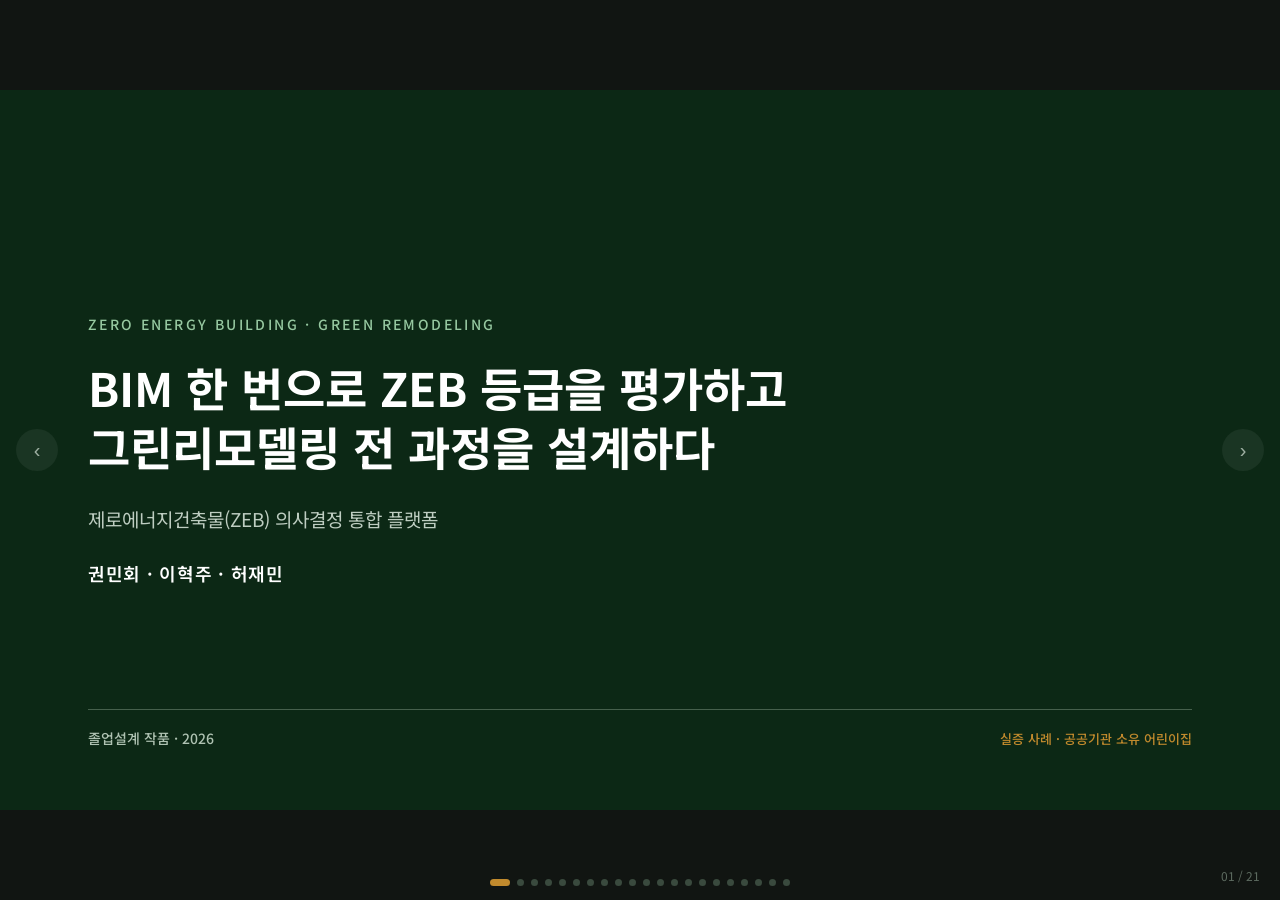
<file: presentation_design/presentation.html>
<!doctype html>
<html lang="ko">
<head>
<meta charset="utf-8">
<meta name="viewport" content="width=device-width, initial-scale=1">
<title>ZEB-ROI · 그린리모델링 의사결정 플랫폼 — 졸업설계 발표</title>
<link rel="preconnect" href="https://fonts.googleapis.com">
<link rel="preconnect" href="https://fonts.gstatic.com" crossorigin>
<link href="https://fonts.googleapis.com/css2?family=Noto+Sans+KR:wght@300;400;500;700;900&display=swap" rel="stylesheet">
<style>
:root{
  --green:#1B5E20; --green-d:#11421C; --green-dk:#0C2815; --green-tint:#EEF3EF;
  --green-soft:#E6F0E8; --gold:#C18A2D; --gold-soft:#F4EFE2;
  --ink:#1A201C; --gray:#5C665F; --gray-l:#9BA39C; --line:#E3E6E2; --white:#fff;
}
*{box-sizing:border-box; margin:0; padding:0}
html,body{height:100%;}
body{
  background:#111512; font-family:'Noto Sans KR',sans-serif;
  overflow:hidden; color:var(--ink);
  -webkit-font-smoothing:antialiased; text-rendering:optimizeLegibility;
}
#viewport{position:fixed; inset:0; display:flex; align-items:center; justify-content:center;}
#stage{width:1280px; height:720px; position:relative; transform-origin:center center;}

.slide{
  position:absolute; inset:0; width:1280px; height:720px; background:var(--white);
  padding:0; display:none; overflow:hidden;
}
.slide.active{display:block;}
.slide .pad{position:absolute; inset:0; padding:62px 88px;}

/* typography */
.eyebrow{font-size:14px; font-weight:700; color:var(--gold); letter-spacing:2px;}
.h1{font-size:31px; font-weight:700; line-height:1.18; color:var(--ink); margin-top:18px; max-width:1050px;}
.lead{font-size:16px; color:var(--gray); line-height:1.55;}
.tnum{font-weight:900;}

/* footer */
.footer{position:absolute; left:88px; right:88px; bottom:30px;}
.footer .rule{border-top:1px solid var(--line); margin-bottom:12px;}
.footer .row{display:flex; justify-content:space-between; font-size:11px; color:var(--gray-l);}
.footer .pg{font-weight:500;}

/* dark slides */
.slide.dark{background:var(--green-dk); color:#fff;}
.slide.dark .h1{color:#fff;}
.slide.dark .eyebrow{color:var(--gold);}

/* tokens / chips */
.token{display:inline-flex; align-items:center; justify-content:center; width:34px; height:34px;
  border-radius:50%; background:var(--green); color:#fff; font-weight:700; font-size:15px; flex:0 0 auto;}
.token.gold{background:var(--gold);}
.token.sm{width:26px; height:26px; font-size:12px;}
.chip{display:inline-flex; align-items:center; padding:6px 14px; border-radius:20px;
  font-size:12.5px; font-weight:500;}

/* generic cards */
.tint{background:var(--green-tint); border-radius:12px;}
.card{background:var(--green-tint); border-radius:12px; padding:22px 24px;}
.grid{display:grid; gap:22px;}

/* agenda */
.agenda{margin-top:30px;}
.agenda .item{display:flex; gap:20px; align-items:flex-start; padding:18px 0; border-bottom:1px solid var(--line);}
.agenda .item:last-child{border-bottom:none;}
.agenda .item h3{font-size:21px; color:var(--ink);}
.agenda .item p{font-size:14.5px; color:var(--gray); margin-top:5px;}

/* timeline */
.timeline{position:relative; margin:100px 30px 0;}
.timeline .track{position:absolute; left:0; right:0; top:10px; height:2px; background:var(--line);}
.timeline .nodes{display:flex; justify-content:space-between; position:relative;}
.timeline .node{text-align:center; width:180px; position:relative;}
.timeline .dot{width:18px; height:18px; border-radius:50%; margin:0 auto; position:relative; z-index:2;}
.timeline .yr{font-weight:700; font-size:18px; margin-top:18px;}
.timeline .nd{font-size:14.5px; color:var(--gray); line-height:1.5; margin-top:10px;}

/* flow zones */
.zones{display:flex; align-items:stretch; gap:0; margin-top:40px;}
.zone{flex:1; background:var(--green-tint); border-radius:12px; padding:24px;}
.zone h4{color:var(--green); font-size:16px; margin-bottom:18px;}
.zone .li{display:flex; gap:12px; align-items:flex-start; margin:13px 0; font-size:14.5px; color:var(--ink);}
.zone .li::before{content:""; width:7px; height:7px; border-radius:50%; background:var(--green); margin-top:7px; flex:0 0 auto;}
.flowarrow{display:flex; align-items:center; padding:0 14px; color:var(--gray-l); font-size:24px;}

/* stat row */
.stats{display:grid; grid-template-columns:repeat(4,1fr); gap:22px; margin-top:30px;}
.stat{background:var(--green-tint); border-radius:10px; padding:26px 24px;}
.stat .v{font-size:31px; font-weight:700; color:var(--green);}
.stat .v.ink{color:var(--ink);} .stat .v.gold{color:var(--gold);}
.stat .l{font-size:14px; color:var(--gray); margin-top:10px;}

/* mode detail */
.mode-head{display:flex; gap:16px; align-items:center; margin-top:6px;}
.mode-cols{display:grid; grid-template-columns:1fr 1fr; gap:38px; margin-top:42px;}
.steps .step{display:flex; gap:16px; margin:24px 0;}
.steps .step .n{flex:0 0 auto; width:26px; height:26px; border-radius:50%; background:var(--green-soft);
  color:var(--green); font-weight:700; font-size:13px; display:flex; align-items:center; justify-content:center;}
.steps .step .tx{font-size:15.5px; color:var(--ink); line-height:1.55;}
.steps .step .tx b{color:var(--ink);}
.feat{background:var(--green-tint); border-radius:12px; padding:24px 24px; margin-bottom:18px;}
.feat h5{font-size:16px; color:var(--ink); margin-bottom:8px; display:flex; align-items:center; gap:8px;}
.feat h5 .dotg{width:8px; height:8px; border-radius:50%; background:var(--gold);}
.feat p{font-size:14.5px; color:var(--gray); line-height:1.55;}

/* mode slide: screenshot left (uncropped) + explanation right */
.modeshot{display:grid; grid-template-columns:1.2fr 1fr; gap:32px; margin-top:22px;}
.shot{position:relative; background:#F4F6F4; border:1px solid var(--line); border-radius:12px; overflow:hidden; height:424px; display:flex; align-items:center; justify-content:center;}
.shot img{position:absolute; inset:0; width:100%; height:100%; object-fit:contain;}
.shot .ph{position:relative; z-index:0; text-align:center; color:var(--gray); font-size:13px; padding:12px; line-height:1.5;}
.shot .ph .fn{font-family:ui-monospace,Consolas,monospace; font-size:11.5px; color:var(--gold); font-weight:700;}
.mexpl .lead2{font-size:15.5px; font-weight:700; color:var(--ink); line-height:1.55; margin-bottom:4px;}
.mexpl .steps .step{margin:15px 0;}
.mexpl .steps .step .tx{font-size:14px; line-height:1.5;}
.mexpl .hl{margin-top:16px; font-size:12.5px; color:var(--gray); background:var(--green-tint); border-radius:9px; padding:13px 15px; line-height:1.6;}
.mexpl .hl b{color:var(--green);}
.mexpl .io{margin-top:16px;}
.io{display:flex; gap:10px; flex-wrap:wrap; margin-top:8px;}
.io .tag{font-size:12px; padding:5px 11px; border-radius:6px; background:#fff; border:1px solid var(--line); color:var(--gray);}

/* problem columns */
.pcols{display:grid; grid-template-columns:repeat(4,1fr); gap:22px; margin-top:40px;}
.pcol{background:var(--green-tint); border-radius:10px; padding:26px; min-height:218px;}
.pcol h4{font-size:20px; margin:18px 0 14px;}
.pcol p{font-size:14.5px; color:var(--gray); line-height:1.6;}

/* problem rows */
.prows{margin-top:26px;}
.prow{display:flex; gap:18px; padding:18px 0; border-bottom:1px solid var(--line);}
.prow:last-child{border-bottom:none;}
.prow h4{font-size:19px; color:var(--ink);}
.prow p{font-size:14.5px; color:var(--gray); margin-top:7px; line-height:1.5;}

/* three pillars */
.pillars{display:grid; grid-template-columns:repeat(3,1fr); gap:30px; margin-top:36px;}
.pillar .no{font-size:30px; font-weight:700; color:var(--gold);}
.pillar .bar{height:3px; background:var(--green); margin:14px 0 16px; width:80%;}
.pillar h4{font-size:22px; margin-bottom:14px;}
.pillar p{font-size:14.5px; color:var(--gray); line-height:1.55;}

/* callout box */
.callout{background:var(--green-tint); border-radius:10px; padding:20px 26px; margin-top:auto;}
.callout.gold{background:var(--gold-soft);}
.callout .k{font-size:13px; font-weight:700; color:var(--green); margin-bottom:8px;}
.callout.gold .k{color:var(--gold);}
.callout p{font-size:15px; color:var(--ink); line-height:1.5;}

/* economics cards */
.eco{display:grid; grid-template-columns:repeat(4,1fr); gap:22px; margin-top:18px;}
.eco .c{background:var(--green-tint); border-radius:10px; padding:22px 22px 24px;}
.eco .c .t{font-size:14px; color:var(--gray); font-weight:500;}
.eco .c .v{font-size:36px; font-weight:700; color:var(--green); margin:12px 0 14px; line-height:1;}
.eco .c .v.ink{color:var(--ink);}
.eco .c .s{font-size:12.5px; color:var(--gray);}

/* before-after */
.ba{display:flex; align-items:center; gap:28px; margin-top:56px;}
.ba .box{flex:1; border-radius:16px; padding:42px 40px;}
.ba .box.now{background:var(--green-tint);}
.ba .box.after{background:var(--green-soft);}
.ba .box .small{font-size:15px; font-weight:500; color:var(--gray); margin-bottom:12px;}
.ba .box.after .small{color:var(--green);}
.ba .box .big{font-size:44px; font-weight:700;}
.ba .box.now .big{color:var(--ink);} .ba .box.after .big{color:var(--green);}
.ba .box .sub{font-size:15px; color:var(--gray); margin-top:30px;}
.ba .box .rate{font-size:40px; font-weight:700; margin-top:8px;}
.ba .box.now .rate{color:var(--gray);} .ba .box.after .rate{color:var(--green);}
.ba .arr{font-size:34px; color:var(--gold);}

/* dark list slides */
.dark .col-list h4{color:var(--gold); font-size:16px; margin-bottom:18px;}
.dark .col-list .li{display:flex; gap:12px; align-items:flex-start; margin:16px 0; font-size:16px; color:#D6E2D8;}
.dark .col-list .li .b{width:8px; height:8px; border-radius:50%; background:#96C8A0; margin-top:7px; flex:0 0 auto;}

/* title slide */
.title-eyebrow{font-size:14px; letter-spacing:2.4px; color:#96C8A0; font-weight:500;}
.title-main{font-size:46px; font-weight:700; color:#fff; line-height:1.28; margin-top:24px;}
.title-sub{font-size:19px; color:#BECDC1; margin-top:30px;}
.title-foot{position:absolute; left:88px; right:88px; bottom:62px; display:flex; justify-content:space-between;
  align-items:center; border-top:1px solid #46604C; padding-top:18px;}
.title-foot .l{font-size:14px; color:#AFC2B2; font-weight:500;}
.title-foot .r{font-size:13px; color:var(--gold); font-weight:500;}

/* grade ladder */
.ladder{display:grid; grid-template-columns:repeat(6,1fr); gap:16px; margin-top:24px;}
.ladder .g{background:var(--green-tint); border-radius:8px; padding:28px 0; text-align:center;}
.ladder .g .gn{font-size:20px; font-weight:700;}
.ladder .g .gv{font-size:16px; color:var(--gray); margin-top:12px;}
.req{display:flex; gap:16px; align-items:center; margin-top:8px;}
.req .b{background:var(--green-tint); border-radius:10px; padding:22px 24px; min-width:210px;}
.req .b .h{font-size:15px; font-weight:700; color:var(--green);}
.req .b .d{font-size:18px; font-weight:500; margin-top:7px;}
.req .op{font-size:16px; font-weight:700; color:var(--gold);}

/* progress + nav */
#dots{position:fixed; bottom:14px; left:50%; transform:translateX(-50%); display:flex; gap:7px; z-index:50;}
#dots .d{width:7px; height:7px; border-radius:50%; background:#3a4a3e; cursor:pointer; transition:.2s;}
#dots .d.on{background:var(--gold); width:20px; border-radius:4px;}
#pageno{position:fixed; bottom:16px; right:20px; color:#5d6b60; font-size:12px; z-index:50; font-variant-numeric:tabular-nums;}
.navbtn{position:fixed; top:50%; transform:translateY(-50%); width:42px; height:42px; border-radius:50%;
  background:rgba(255,255,255,.06); color:#9fb0a3; border:none; font-size:20px; cursor:pointer; z-index:50;
  display:flex; align-items:center; justify-content:center; transition:.2s;}
.navbtn:hover{background:rgba(255,255,255,.14); color:#fff;}
#prev{left:16px;} #next{right:16px;}
/* capture mode (PNG export): hide nav chrome */
body.capture #dots, body.capture #pageno, body.capture .navbtn{display:none!important;}

/* photo slots — drop a file into images/ and it auto-shows over the placeholder */
.photo{position:relative; background:var(--green-tint); border:1.5px dashed var(--gray-l);
  border-radius:12px; overflow:hidden; display:flex; align-items:center; justify-content:center;}
.photo .ph-label{position:relative; z-index:0; text-align:center; color:var(--gray); font-size:13px; line-height:1.5; padding:10px;}
.photo .ph-label .fn{font-family:ui-monospace,Consolas,monospace; font-size:11.5px; color:var(--gold); font-weight:700;}
.photo .ph-label .ic{font-size:22px; display:block; margin-bottom:6px;}
.photo img{position:absolute; inset:0; width:100%; height:100%; object-fit:cover; z-index:1;}

/* app screenshot grid */
.appgrid{display:grid; grid-template-columns:1fr 1fr; grid-template-rows:1fr 1fr; gap:20px; margin-top:24px; height:430px;}
.appgrid .cell{display:flex; flex-direction:column;}
.appgrid .cap{display:flex; align-items:center; gap:9px; font-size:14px; font-weight:700; color:var(--ink); margin-bottom:8px;}
.appgrid .cap .token{width:24px; height:24px; font-size:12px;}
.appgrid .photo{flex:1; background:#F4F6F4; border:1px solid var(--line);}
/* UI 스크린샷은 셀을 꽉 채우되 상단(헤더·핵심 결과) 기준으로 보이도록 */
.appgrid .photo img{object-fit:cover; object-position:top center;}

/* calc detail — score bars + table */
.scorelist{margin-top:22px;}
.scorerow{display:flex; align-items:center; gap:12px; margin:11px 0; font-size:14px;}
.scorerow .nm{width:130px; color:var(--ink); flex:0 0 auto;}
.scorerow .bar{flex:1; height:14px; background:#EAEFEA; border-radius:7px; overflow:hidden;}
.scorerow .bar > i{display:block; height:100%; background:var(--green); border-radius:7px;}
.scorerow .vv{width:54px; text-align:right; color:var(--gray); flex:0 0 auto; font-variant-numeric:tabular-nums;}
.rtable{width:100%; border-collapse:collapse; margin-top:18px;}
.rtable th{font-size:12px; color:var(--gray); font-weight:500; text-align:left; padding:0 0 10px; border-bottom:1px solid var(--line);}
.rtable th.r,.rtable td.r{text-align:right;}
.rtable td{font-size:13.5px; color:var(--ink); padding:10px 0; border-bottom:1px solid var(--line); vertical-align:middle;}
.rtable td.up{color:var(--green); font-weight:700;}
.rtable tr:last-child td{border-bottom:none;}

/* architecture (big frame) */
.arch{display:flex; flex-direction:column; align-items:center; gap:9px; margin-top:22px;}
.arch .row{display:flex; gap:16px; justify-content:center; width:100%;}
.arch .down{color:var(--gray-l); font-size:17px; line-height:1;}
.arch .inp{background:#fff; border:1.5px solid var(--line); border-radius:10px; padding:11px 22px;
  font-size:14.5px; font-weight:500; color:var(--ink);}
.arch .ai{width:100%; background:var(--green-soft); border-radius:12px; padding:14px 24px;
  display:flex; align-items:center; justify-content:space-between;}
.arch .ai .lbl{font-size:15px; font-weight:700; color:var(--green);}
.arch .ai .pills{display:flex; gap:10px;}
.arch .ai .pill{background:#fff; border-radius:8px; padding:7px 13px; font-size:12.5px; color:var(--gray);}
.arch .ai .pill b{color:var(--ink);}
.arch .engines{display:grid; grid-template-columns:repeat(4,1fr); gap:14px; width:100%;}
.arch .eng{background:var(--green-tint); border-radius:10px; padding:14px 8px; text-align:center;
  font-size:13.5px; font-weight:500; color:var(--ink); line-height:1.35;}
.arch .eng .en{display:block; font-size:11px; color:var(--green); font-weight:700; margin-bottom:5px;}
.arch .data{width:100%; background:var(--gold-soft); border-radius:10px; padding:13px 22px;
  display:flex; align-items:center; gap:14px;}
.arch .data .k{font-size:13px; font-weight:700; color:var(--gold); flex:0 0 auto;}
.arch .data .v{font-size:13px; color:var(--ink);}

/* small helpers */
.mt-auto{margin-top:auto;} .flex-col{display:flex; flex-direction:column; height:100%;}
.muted-note{font-size:11.5px; color:var(--gray-l); margin-top:14px;}
.k-italic{color:var(--ink); font-weight:700; font-size:17px;}

@media print{
  *{ -webkit-print-color-adjust:exact !important; print-color-adjust:exact !important; }
  body{overflow:visible; background:#fff;}
  #viewport{position:static;}
  #stage{transform:none!important; width:auto; height:auto;}
  #dots,#pageno,.navbtn{display:none!important;}
  .slide{display:block!important; position:relative; page-break-after:always; box-shadow:none; margin:0; overflow:hidden;}
  .slide:last-child{page-break-after:auto;}
  @page{size:1280px 720px; margin:0;}
}
</style>
</head>
<body>
<div id="viewport"><div id="stage">

<!-- 01 TITLE -->
<section class="slide dark active">
  <div class="pad" style="display:flex; flex-direction:column; justify-content:center;">
    <div class="title-eyebrow">ZERO ENERGY BUILDING · GREEN REMODELING</div>
    <div class="title-main">BIM 한 번으로 ZEB 등급을 평가하고<br>그린리모델링 전 과정을 설계하다</div>
    <div class="title-sub">제로에너지건축물(ZEB) 의사결정 통합 플랫폼</div>
    <div style="font-size:18px; color:#fff; font-weight:600; margin-top:28px; letter-spacing:0.04em;">권민회 · 이혁주 · 허재민</div>
    <div class="title-foot">
      <div class="l">졸업설계 작품 · 2026</div>
      <div class="r">실증 사례 · 공공기관 소유 어린이집</div>
    </div>
  </div>
</section>

<!-- 02 AGENDA -->
<section class="slide">
  <div class="pad">
    <div class="eyebrow">AGENDA</div>
    <div class="h1">발표 순서</div>
    <div class="agenda">
      <div class="item"><span class="token">01</span><div><h3>배경</h3><p>ZEB 의무화와 공공건축 BIM 의무화</p></div></div>
      <div class="item"><span class="token">02</span><div><h3>문제</h3><p>ZEB 의사결정과 현행 제도의 한계</p></div></div>
      <div class="item"><span class="token">03</span><div><h3>제안</h3><p>BIM 기반 통합 의사결정 플랫폼 — 6개 모드</p></div></div>
      <div class="item"><span class="token">04</span><div><h3>실증</h3><p>공공기관 소유 어린이집 검증</p></div></div>
      <div class="item"><span class="token">05</span><div><h3>전망</h3><p>기대효과와 앞으로의 AI 발전방향</p></div></div>
    </div>
  </div>
  <div class="footer"><div class="rule"></div><div class="row"><span><b class="pg">02</b> &nbsp; ZEB-ROI · 그린리모델링 의사결정 플랫폼</span><span></span></div></div>
</section>

<!-- 03 배경 ZEB 로드맵 -->
<section class="slide">
  <div class="pad">
    <div class="eyebrow">01 · 배경</div>
    <div class="h1">건물부문 탄소중립을 위해 ZEB는 공공에서 민간으로 의무화가 확대된다</div>
    <div class="timeline">
      <div class="track"></div>
      <div class="nodes">
        <div class="node"><div class="dot" style="background:var(--green)"></div><div class="yr">2020</div><div class="nd">공공 1,000㎡ 이상<br>ZEB 5등급</div></div>
        <div class="node"><div class="dot" style="background:var(--green)"></div><div class="yr">2023</div><div class="nd">공공 500㎡ 이상 ·<br>공동주택 30세대</div></div>
        <div class="node"><div class="dot" style="background:var(--gold)"></div><div class="yr">2025 · 현재</div><div class="nd">공공 1,000㎡ 이상<br>ZEB 4등급(일부 용도)</div></div>
        <div class="node"><div class="dot" style="background:var(--green)"></div><div class="yr">2030</div><div class="nd">공공 3등급 검토 ·<br>민간 1,000㎡ 설계</div></div>
        <div class="node"><div class="dot" style="background:var(--gold)"></div><div class="yr">2050</div><div class="nd">건물부문<br>탄소중립</div></div>
      </div>
    </div>
    <div class="card" style="margin-top:72px; padding:28px 28px;">
      <div style="font-size:14px; font-weight:700; color:var(--green); margin-bottom:12px;">핵심 시사점</div>
      <div style="font-size:17px; color:var(--ink); line-height:1.55;">의무 등급이 5등급 → 4등급 → 3등급으로 강화되며, 신축뿐 아니라 기존 건축물의 성능 개선(그린리모델링)이 ZEB 달성의 관건이 된다.</div>
    </div>
    <div class="muted-note" style="margin-top:18px;">* 국토교통부 제로에너지건축물 인증 의무화 로드맵 기준 (연도·등급은 정책 변경 가능)</div>
  </div>
  <div class="footer"><div class="rule"></div><div class="row"><span><b class="pg">03</b> &nbsp; ZEB-ROI · 그린리모델링 의사결정 플랫폼</span><span>출처: 국토교통부 제로에너지건축물 인증 의무화 로드맵</span></div></div>
</section>

<!-- 04 배경 BIM -->
<section class="slide">
  <div class="pad">
    <div class="eyebrow">01 · 배경</div>
    <div class="h1">공공 발주 BIM 의무화로, 건물 데이터는 이미 디지털로 쌓이고 있다</div>
    <p class="lead" style="margin-top:14px;">조달청·공공 발주 사업에서 BIM(건물정보모델) 적용이 단계적으로 의무화되며, 설계 단계의 건물 정보가 디지털 객체로 축적되고 있다.</p>
    <div class="mode-cols" style="margin-top:24px; grid-template-columns:1.15fr 1fr;">
      <div>
        <div class="shot" style="height:296px;">
          <div class="ph"><span class="fn">images/bim-model.png</span><br>대상 건물 BIM 3D 모델 (Revit)</div>
          <img src="images/bim-model.png" alt="" onerror="this.remove()">
        </div>
        <div class="callout gold" style="margin-top:18px; padding:18px 22px;">
          <div class="k">그런데</div>
          <p style="font-size:14.5px;">쌓인 BIM 데이터는 대부분 설계·시공 관리에만 쓰이고, 에너지·경제성 의사결정으로는 거의 활용되지 못한다.</p>
        </div>
      </div>
      <div>
        <h4 style="font-size:16px; margin-bottom:10px;">BIM 객체에 이미 담긴 정량 데이터</h4>
        <div class="li" style="margin:10px 0;"><div><div style="font-weight:500; font-size:14.5px;">벽 · 지붕 · 바닥</div><div style="font-size:12.5px; color:var(--gray); margin-top:2px;">단열 적용 면적 / 미적용 면적</div></div></div>
        <div class="li" style="margin:10px 0;"><div><div style="font-weight:500; font-size:14.5px;">창 · 문</div><div style="font-size:12.5px; color:var(--gray); margin-top:2px;">면적 · 사양 · 열관류율</div></div></div>
        <div class="li" style="margin:10px 0;"><div><div style="font-weight:500; font-size:14.5px;">설비 · 신재생</div><div style="font-size:12.5px; color:var(--gray); margin-top:2px;">냉·난방·급탕 용량 · 태양광 용량 → 자립률</div></div></div>
        <div style="margin:12px 0 18px;"><span class="chip" style="background:var(--gold-soft); color:var(--gold); font-weight:700;">→ 진단 입력으로 활용</span></div>
        <div style="border-top:1px solid var(--line); padding-top:16px;">
          <h4 style="font-size:15px; margin-bottom:12px;">BIM 적용 의무화 일정 <span style="font-weight:400; color:var(--gray); font-size:12.5px;">(1,000억원 이상 신규사업)</span></h4>
          <div style="display:flex; align-items:center; gap:8px; font-size:13.5px; color:var(--ink); margin-bottom:12px;">
            <span class="chip" style="background:var(--green-tint); color:var(--green); padding:5px 11px; font-size:12.5px;">도로 ’22</span><span style="color:var(--gray-l);">→</span>
            <span class="chip" style="background:var(--green-tint); color:var(--green); padding:5px 11px; font-size:12.5px;">철도·건축 ’23</span><span style="color:var(--gray-l);">→</span>
            <span class="chip" style="background:var(--green-tint); color:var(--green); padding:5px 11px; font-size:12.5px;">하천·항만 ’24</span>
          </div>
          <div style="font-size:13px; color:var(--gray);">발주규모 단계 확대 — ’22 <b style="color:var(--ink);">1,000억</b> → ’26 <b style="color:var(--ink);">500억</b> → ’28 <b style="color:var(--ink);">300억</b> 이상</div>
        </div>
      </div>
    </div>
  </div>
  <div class="footer"><div class="rule"></div><div class="row"><span><b class="pg">04</b> &nbsp; ZEB-ROI · 그린리모델링 의사결정 플랫폼</span><span>출처: 국토교통부 스마트 건설 활성화 방안 · 조달청 BIM 적용 의무화 지침</span></div></div>
</section>

<!-- 05 배경 GAP -->
<section class="slide">
  <div class="pad" style="display:flex; flex-direction:column;">
    <div class="eyebrow">01 · 배경</div>
    <div class="h1">두 의무화가 만나는 지점에 '의사결정 도구'가 비어 있다</div>
    <p class="lead" style="margin-top:16px; font-size:17px;">ZEB는 결과(등급)를 요구하고, BIM은 데이터(입력)를 제공한다 — 그 사이를 잇는 통합 판단 도구가 없다.</p>
    <div style="display:flex; align-items:center; justify-content:center; gap:48px; margin-top:64px;">
      <div class="card" style="width:340px; text-align:center; padding:36px 28px;">
        <div style="font-size:34px;">☀️</div>
        <div style="font-size:23px; font-weight:700; color:var(--green); margin-top:12px;">ZEB 의무화</div>
        <div style="font-size:14.5px; color:var(--gray); margin-top:12px; line-height:1.55;">정해진 ZEB <b style="color:var(--ink);">등급(결과)</b>을 달성해야 한다</div>
        <div style="font-size:12.5px; color:var(--gold); font-weight:700; margin-top:12px;">2020년 공공부터 · 5→4→3등급 강화</div>
      </div>
      <div style="text-align:center;">
        <div style="width:184px; height:184px; border:2px solid var(--gold); border-radius:50%; display:flex; flex-direction:column; align-items:center; justify-content:center;">
          <div style="font-size:20px; font-weight:700; color:var(--ink);">의사결정</div>
          <div style="font-size:20px; font-weight:700; color:var(--gold);">도구 부재</div>
        </div>
      </div>
      <div class="card" style="width:340px; text-align:center; padding:36px 28px;">
        <div style="font-size:34px;">🏢</div>
        <div style="font-size:23px; font-weight:700; color:var(--green); margin-top:12px;">BIM 의무화</div>
        <div style="font-size:14.5px; color:var(--gray); margin-top:12px; line-height:1.55;">건물 <b style="color:var(--ink);">데이터(입력)</b>가 디지털로 쌓인다</div>
        <div style="font-size:12.5px; color:var(--gold); font-weight:700; margin-top:12px;">2022년 공공 발주부터 단계 의무화</div>
      </div>
    </div>
    <div style="text-align:center; margin-top:54px;">
      <span class="k-italic" style="font-size:19px;">두 의무화가 같은 건물에서 만나지만 — BIM 데이터로 ZEB 등급·비용·회수를 한 번에 판단할 도구는 비어 있다.</span>
    </div>
  </div>
  <div class="footer"><div class="rule"></div><div class="row"><span><b class="pg">05</b> &nbsp; ZEB-ROI · 그린리모델링 의사결정 플랫폼</span><span></span></div></div>
</section>

<!-- 06 문제 4분야 -->
<section class="slide">
  <div class="pad" style="display:flex; flex-direction:column;">
    <div class="eyebrow">02 · 문제</div>
    <div class="h1">ZEB 의사결정은 4개 분야로 쪼개져 수일~수주가 걸린다</div>
    <div class="pcols">
      <div class="pcol"><span class="token">01</span><h4>건축사</h4><p>11개 기술요소<br>진단표 수기 작성</p></div>
      <div class="pcol"><span class="token">02</span><h4>설비기사</h4><p>에너지 성능 ·<br>자립률 계산</p></div>
      <div class="pcol"><span class="token">03</span><h4>세무사</h4><p>보조금 · 취득세 ·<br>용적률 검토</p></div>
      <div class="pcol"><span class="token">04</span><h4>시공사</h4><p>항목별 견적<br>(수일~수주)</p></div>
    </div>
    <div style="text-align:center; font-size:17px; font-weight:700; color:var(--ink); margin-top:34px;">분야별로 따로 계산 → 통합이 없어 사업 판단이 지연되고, 경제성 근거가 부족하다</div>
    <div class="callout gold" style="margin-top:30px; padding:22px 26px;">
      <div class="k">인식의 벽</div>
      <p style="font-size:16px;">"그린리모델링은 회수기간이 30~50년"이라는 통념이 ZEB 사업 판단을 가로막는다.</p>
    </div>
  </div>
  <div class="footer"><div class="rule"></div><div class="row"><span><b class="pg">06</b> &nbsp; ZEB-ROI · 그린리모델링 의사결정 플랫폼</span><span></span></div></div>
</section>

<!-- 07 문제 수기 -->
<section class="slide">
  <div class="pad" style="display:flex; flex-direction:column;">
    <div class="eyebrow">02 · 문제</div>
    <div class="h1">신청은 수기, 정보는 흩어져 있어 사업 판단 자체가 어렵다</div>
    <div class="prows">
      <div class="prow"><span class="token">01</span><div><h4>서류·수기 중심의 신청 절차</h4><p>그린리모델링·ZEB 인증 신청이 복잡한 서식 중심이라 진입장벽이 높다</p></div></div>
      <div class="prow"><span class="token">02</span><div><h4>흩어진 인센티브 정보</h4><p>보조금·취득세·용적률 완화 근거가 여러 법·고시에 분산돼 파악이 어렵다</p></div></div>
      <div class="prow"><span class="token">03</span><div><h4>통합 산정 기준의 부재</h4><p>비용·보조금·ZEB 등급을 한 번에 산정할 표준 도구가 제도적으로 없다</p></div></div>
    </div>
    <div class="callout gold" style="margin-top:30px;">
      <div class="k">결과</div>
      <p>ZEB 사업의 진입장벽이 높아지고, 등급·비용·회수를 통합 판단할 객관적 근거가 부족하다.</p>
    </div>
  </div>
  <div class="footer"><div class="rule"></div><div class="row"><span><b class="pg">07</b> &nbsp; ZEB-ROI · 그린리모델링 의사결정 플랫폼</span><span>출처: 04 녹색건축법 · 05 지방세특례제한법 · 01 그린리모델링 가이드라인</span></div></div>
</section>

<!-- 08 개선방향 -->
<section class="slide">
  <div class="pad" style="display:flex; flex-direction:column;">
    <div class="eyebrow">02 · 문제 → 개선</div>
    <div class="h1">통합·자동화·근거기반으로 의사결정을 한 자리에 모은다</div>
    <div class="pillars" style="margin-top:58px; gap:34px;">
      <div class="pillar"><div class="no" style="font-size:36px;">01</div><div class="bar" style="height:4px; margin:20px 0 22px;"></div><h4 style="font-size:25px; margin-bottom:18px;">통합</h4><p style="font-size:16.5px; line-height:1.7;">BIM 단일 입력으로 진단부터 경제성까지 하나의 흐름으로 이어 붙인다.</p></div>
      <div class="pillar"><div class="no" style="font-size:36px;">02</div><div class="bar" style="height:4px; margin:20px 0 22px;"></div><h4 style="font-size:25px; margin-bottom:18px;">자동화</h4><p style="font-size:16.5px; line-height:1.7;">자연어·BIM에서 입력 조건을 자동 추출해 수일 걸리던 산정을 즉시 처리한다.</p></div>
      <div class="pillar"><div class="no" style="font-size:36px;">03</div><div class="bar" style="height:4px; margin:20px 0 22px;"></div><h4 style="font-size:25px; margin-bottom:18px;">근거기반</h4><p style="font-size:16.5px; line-height:1.7;">단가DB·법령 원문을 인용해 결과의 신뢰성과 사업 근거를 확보한다.</p></div>
    </div>
    <div class="callout" style="margin-top:64px; padding:24px 28px;">
      <div class="k">개선 방향 한 줄</div>
      <p style="font-size:16px;">분야별로 흩어진 ZEB 의사결정을, BIM 한 번으로 통합·자동화·근거기반화한다.</p>
    </div>
  </div>
  <div class="footer"><div class="rule"></div><div class="row"><span><b class="pg">08</b> &nbsp; ZEB-ROI · 그린리모델링 의사결정 플랫폼</span><span></span></div></div>
</section>

<!-- 09 제안 DIVIDER -->
<section class="slide dark">
  <div class="pad" style="display:flex; flex-direction:column; justify-content:center;">
    <div class="eyebrow">03 · 제안</div>
    <div style="font-size:30px; font-weight:300; color:#BECDC1; margin-top:22px;">BIM 한 번으로</div>
    <div style="font-size:40px; font-weight:700; color:#fff; line-height:1.32; margin-top:8px;">
      ZEB 등급을 평가하고,<br>그 등급에 도달하는 그린리모델링<br>전 과정을 자동으로 산출한다
    </div>
    <div style="margin-top:36px;">
      <span class="chip" style="background:#1E4226; color:#B4DCB9;">그린리모델링 · 사업 · 비용 · 신청</span>
      <span class="chip" style="background:#463718; color:#E1C88C; margin-left:14px;">ZEB · 등급 · 에너지 성능</span>
    </div>
    <div style="font-size:16px; color:#B4C3B8; margin-top:34px;">하나의 입력으로 ZEB(등급)와 그린리모델링(사업)을 분리해 명확히 다룬다.</div>
  </div>
</section>

<!-- 10 큰 프레임 — 아키텍처 -->
<section class="slide">
  <div class="pad">
    <div class="eyebrow">03 · 제안 · 큰 프레임</div>
    <div class="h1">BIM 입력 하나가 4개 엔진을 거쳐 진단·경제성·정책·신청으로 이어진다</div>
    <div class="arch">
      <div class="row">
        <div class="inp">Revit / Dynamo BIM (JSON)</div>
        <div class="inp">자연어 질문 · 조건</div>
      </div>
      <div class="down">↓</div>
      <div class="ai">
        <div class="lbl">AI 오케스트레이션 · LLM</div>
        <div class="pills">
          <div class="pill"><b>Function Calling</b> — 조건 추출·도구 호출</div>
          <div class="pill"><b>RAG</b> — 근거 검색·인용</div>
        </div>
      </div>
      <div class="down">↓</div>
      <div class="engines">
        <div class="eng"><span class="en">엔진 01</span>BIM 진단 ·<br>ZEB 등급 평가</div>
        <div class="eng"><span class="en">엔진 02</span>ROI 경제성<br>산정</div>
        <div class="eng"><span class="en">엔진 03</span>정책 RAG<br>검색</div>
        <div class="eng"><span class="en">엔진 04</span>사업 신청서<br>생성</div>
      </div>
      <div class="data">
        <div class="k">데이터 자산</div>
        <div class="v">조달청 단가DB 442자재 · 간접공사비 매트릭스 · 11개 법령·고시·공고 원문 · 06 에너지절약설계기준 별표1(지역별 열관류율)</div>
      </div>
    </div>
    <div class="callout" style="margin-top:18px;">
      <div class="k">핵심 설계 원칙</div>
      <p>계산·판정은 <b>결정론적 엔진</b>이, 언어(입력 해석·결과 설명)만 <b>LLM</b>이 맡는다 — 모든 수치는 공개 데이터·법령에 근거하므로 <b>환각 없는 의사결정</b>이 가능하다.</p>
    </div>
  </div>
  <div class="footer"><div class="rule"></div><div class="row"><span><b class="pg">10</b> &nbsp; ZEB-ROI · 그린리모델링 의사결정 플랫폼</span><span>출처: 그린리모델링 가이드라인 · 조달청 단가DB · ZEB 인증기준 고시</span></div></div>
</section>

<!-- 11 6개 모드 개요 -->
<section class="slide">
  <div class="pad">
    <div class="eyebrow">03 · 제안</div>
    <div class="h1">하나의 플랫폼이 6개 모드로 진단·경제성·정책·신청·근거를 다룬다</div>
    <div class="grid" style="grid-template-columns:1fr 1fr; gap:26px; margin-top:40px;">
      <div class="card" style="display:flex; gap:18px; align-items:center; min-height:158px;"><span class="token" style="width:40px;height:40px;font-size:17px;">01</span><div><div style="font-weight:700; font-size:20px; display:flex; align-items:center; gap:10px;">🏢 BIM 진단 + ZEB 등급 평가 <span class="chip" style="background:var(--gold); color:#fff; font-size:11px; padding:3px 10px;">핵심</span></div><p style="font-size:15px; color:var(--gray); margin-top:12px; line-height:1.5;">BIM 업로드 → 11개 기술요소 진단 → ZEB 인증 등급 자동 산정</p></div></div>
      <div class="card" style="display:flex; gap:18px; align-items:center; min-height:158px;"><span class="token" style="width:40px;height:40px;font-size:17px;">02</span><div><div style="font-weight:700; font-size:20px;">💰 ROI 시뮬레이션</div><p style="font-size:15px; color:var(--gray); margin-top:12px; line-height:1.5;">자연어 조건 → 공사비·보조금·회수기간 즉시 계산</p></div></div>
      <div class="card" style="display:flex; gap:18px; align-items:center; min-height:158px;"><span class="token" style="width:40px;height:40px;font-size:17px;">03</span><div><div style="font-weight:700; font-size:20px;">💬 정책 Q&A</div><p style="font-size:15px; color:var(--gray); margin-top:12px; line-height:1.5;">11개 법령·고시·공고 원문에서 근거 조항을 인용해 답변</p></div></div>
      <div class="card" style="display:flex; gap:18px; align-items:center; min-height:158px;"><span class="token" style="width:40px;height:40px;font-size:17px;">04</span><div><div style="font-weight:700; font-size:20px;">📝 사업 신청 인테이크</div><p style="font-size:15px; color:var(--gray); margin-top:12px; line-height:1.5;">대화로 정보를 모아 사업 신청서 초안을 자동 생성</p></div></div>
    </div>
    <div style="text-align:center; font-size:15px; color:var(--gray); margin-top:34px;">다음 4장에서 각 모드의 동작 방식과 핵심 기능을 살펴본다.</div>
  </div>
  <div class="footer"><div class="rule"></div><div class="row"><span><b class="pg">11</b> &nbsp; ZEB-ROI · 그린리모델링 의사결정 플랫폼</span><span></span></div></div>
</section>

<!-- 12 MODE 1 — BIM 진단 -->
<section class="slide">
  <div class="pad">
    <div class="eyebrow">03 · 제안 · MODE 01</div>
    <div class="mode-head"><span class="token" style="width:40px;height:40px;">01</span><div class="h1" style="margin-top:0;">🏢 BIM 진단 + ZEB 등급 평가 — 플랫폼의 핵심 엔진</div></div>
    <div class="modeshot">
      <div class="shot">
        <div class="ph"><span class="fn">images/app-bim.jpg</span><br>BIM 진단 + ZEB 평가 화면</div>
        <img src="images/app-bim.jpg" alt="" onerror="this.remove()">
      </div>
      <div class="mexpl">
        <div class="lead2">BIM 한 번 업로드로 ZEB 인증 등급과 보강 계획을 동시에 산출한다.</div>
        <div class="steps">
          <div class="step"><span class="n">1</span><div class="tx">Dynamo/Revit 추출 <b>BIM JSON 업로드</b> (또는 데모 3종)</div></div>
          <div class="step"><span class="n">2</span><div class="tx">객체를 <b>11개 GR 기술요소로 자동 매핑</b></div></div>
          <div class="step"><span class="n">3</span><div class="tx"><b>두 잣대로 동시 채점</b> — 정량평가 100점(A+~D) + ZEB 인증 등급</div></div>
          <div class="step"><span class="n">4</span><div class="tx">06 별표1 <b>지역별 열관류율 적합성</b> 자동 판정</div></div>
        </div>
        <div class="hl"><b>핵심 기능</b> · 진단 / ROI 보강계획 / 최적화 3개 탭 · 100점 항목별 분해 · PDF 진단 리포트</div>
        <div class="io"><span class="tag">입력 · Revit/Dynamo JSON</span><span class="tag">출력 · 점수·ZEB등급·PDF</span></div>
      </div>
    </div>
  </div>
  <div class="footer"><div class="rule"></div><div class="row"><span><b class="pg">12</b> &nbsp; ZEB-ROI · 그린리모델링 의사결정 플랫폼</span><span>엔진: core.bim_diagnoser + core.zeb_evaluator · 01 정량평가표 · 06 별표1</span></div></div>
</section>

<!-- 13 MODE 2 — ROI -->
<section class="slide">
  <div class="pad">
    <div class="eyebrow">03 · 제안 · MODE 02</div>
    <div class="mode-head"><span class="token" style="width:40px;height:40px;">02</span><div class="h1" style="margin-top:0;">💰 ROI 시뮬레이션 — 자연어 한 문장으로 경제성을 산정</div></div>
    <div class="modeshot">
      <div class="shot">
        <div class="ph"><span class="fn">images/app-roi.jpg</span><br>ROI 시뮬레이션 결과 화면</div>
        <img src="images/app-roi.jpg" alt="" onerror="this.remove()">
      </div>
      <div class="mexpl">
        <div class="lead2">자연어 한 문장이면 공사비·보조금·회수기간이 근거와 함께 나온다.</div>
        <div class="steps">
          <div class="step"><span class="n">1</span><div class="tx">"연면적 1,251㎡ 어린이집, ZEB 5등급…"처럼 <b>자연어 입력</b></div></div>
          <div class="step"><span class="n">2</span><div class="tx"><b>Function Calling이 면적·등급·보강 항목 추출</b>해 도구 호출</div></div>
          <div class="step"><span class="n">3</span><div class="tx">단가DB(442자재)×시공보정 → <b>Max Cost</b>, 보조율 50/70% → <b>자부담</b></div></div>
          <div class="step"><span class="n">4</span><div class="tx"><b>NPV·IRR·B–C·할인회수</b>까지 자연어로 설명</div></div>
        </div>
        <div class="hl"><b>핵심 기능</b> · 5개 근거 통합(단가DB·간접비·보조금·용적률·취득세) · 재무+인센티브 동시 산정</div>
        <div class="io"><span class="tag">입력 · 자연어</span><span class="tag">출력 · Max Cost·보조금·NPV·IRR</span></div>
      </div>
    </div>
  </div>
  <div class="footer"><div class="rule"></div><div class="row"><span><b class="pg">13</b> &nbsp; ZEB-ROI · 그린리모델링 의사결정 플랫폼</span><span>엔진: core.roi_calculator · 04 녹색건축법 · 05 지방세특례 · Function Calling</span></div></div>
</section>

<!-- 14 MODE 3 — 정책 Q&A -->
<section class="slide">
  <div class="pad">
    <div class="eyebrow">03 · 제안 · MODE 03</div>
    <div class="mode-head"><span class="token" style="width:40px;height:40px;">03</span><div class="h1" style="margin-top:0;">💬 정책 Q&A — 법·고시 원문에서 근거 조항을 인용</div></div>
    <div class="modeshot">
      <div class="shot">
        <div class="ph"><span class="fn">images/app-rag.jpg</span><br>정책 Q&A 답변 + 출처 화면</div>
        <img src="images/app-rag.jpg" alt="" onerror="this.remove()">
      </div>
      <div class="mexpl">
        <div class="lead2">11개 법령·고시·공고 원문에서 근거 조항을 찾아 인용 — 환각 없이 답한다.</div>
        <div class="steps">
          <div class="step"><span class="n">1</span><div class="tx">"녹색건축물 용적률 완화 기준은?"처럼 <b>자연어 질문</b></div></div>
          <div class="step"><span class="n">2</span><div class="tx">11개 법령·고시·공고 색인(<b>874개 청크</b>)에서 관련 조항 검색</div></div>
          <div class="step"><span class="n">3</span><div class="tx">찾은 조항을 <b>근거로 인용해 답변</b> — 없으면 지어내지 않음</div></div>
          <div class="step"><span class="n">4</span><div class="tx">파일·페이지·스니펫·유사도를 <b>출처 카드로 제시</b></div></div>
        </div>
        <div class="hl"><b>핵심 기능</b> · 11개 법령·고시·공고 원문 색인(874청크) · 임베더 없는 경량 검색(무료 1GB 안정) · 한국어 조사에 강함</div>
        <div class="io"><span class="tag">입력 · 정책 질문</span><span class="tag">출력 · 답변 + 근거 출처</span></div>
      </div>
    </div>
  </div>
  <div class="footer"><div class="rule"></div><div class="row"><span><b class="pg">14</b> &nbsp; ZEB-ROI · 그린리모델링 의사결정 플랫폼</span><span>엔진: core.rag_retriever (KeywordRetriever) · ChromaDB 874청크</span></div></div>
</section>

<!-- 15 MODE 4 — 인테이크 -->
<section class="slide">
  <div class="pad">
    <div class="eyebrow">03 · 제안 · MODE 04</div>
    <div class="mode-head"><span class="token" style="width:40px;height:40px;">04</span><div class="h1" style="margin-top:0;">📝 사업 신청 인테이크 — 대화로 신청서 초안을 완성</div></div>
    <div class="modeshot">
      <div class="shot">
        <div class="ph"><span class="fn">images/app-intake.jpg</span><br>인테이크 대화·진행률 화면</div>
        <img src="images/app-intake.jpg" alt="" onerror="this.remove()">
      </div>
      <div class="mexpl">
        <div class="lead2">복잡한 신청 서식을 대화로 대체해, 빈칸을 채우면 초안이 완성된다.</div>
        <div class="steps">
          <div class="step"><span class="n">1</span><div class="tx">챗봇이 <b>4개 섹션(기관·건축물·사업·기술요소)</b>을 대화로 수집</div></div>
          <div class="step"><span class="n">2</span><div class="tx">답변에서 <b>필드 자동 추출·검증·저장</b> (update_application)</div></div>
          <div class="step"><span class="n">3</span><div class="tx">빠진 <b>필수 항목은 다음 질문을 자동 추천</b></div></div>
          <div class="step"><span class="n">4</span><div class="tx">필수 충족 시 <b>마크다운 신청서 초안 자동 생성</b></div></div>
        </div>
        <div class="hl"><b>핵심 기능</b> · 4개 섹션 스키마 · 진행률·실시간 미리보기 · 서식 진입장벽 해소</div>
        <div class="io"><span class="tag">입력 · 단계별 대화</span><span class="tag">출력 · 신청서 초안 (.md)</span></div>
      </div>
    </div>
  </div>
  <div class="footer"><div class="rule"></div><div class="row"><span><b class="pg">15</b> &nbsp; ZEB-ROI · 그린리모델링 의사결정 플랫폼</span><span>엔진: core.intake_tools (IntakeSession) · core.intake_schema</span></div></div>
</section>

<!-- 17 핵심 방법론 ZEB 인증 -->
<section class="slide">
  <div class="pad">
    <div class="eyebrow">03 · 핵심 방법론</div>
    <div class="h1">ZEB 인증은 자립률 또는 1차에너지소요량, 그리고 BEMS로 결정된다</div>
    <div class="req" style="margin-top:46px;">
      <div class="b"><div class="h">제1호</div><div class="d">에너지 자립률</div></div>
      <div class="op">OR</div>
      <div class="b"><div class="h">제2호</div><div class="d">1차에너지소요량</div></div>
      <div class="op">AND</div>
      <div class="b"><div class="h">제3호</div><div class="d">BEMS 설치</div></div>
      <div class="flowarrow">→</div>
      <div style="font-size:18px; font-weight:700;">인증 등급</div>
    </div>
    <div style="font-size:17px; font-weight:700; color:var(--ink); margin-top:52px;">ZEB 등급 — 에너지 자립률 기준(제1호)</div>
    <div class="ladder">
      <div class="g"><div class="gn" style="color:var(--green)">+등급</div><div class="gv">120%</div></div>
      <div class="g"><div class="gn" style="color:var(--green)">1등급</div><div class="gv">100%</div></div>
      <div class="g"><div class="gn" style="color:var(--green)">2등급</div><div class="gv">80%</div></div>
      <div class="g"><div class="gn" style="color:var(--gold)">3등급</div><div class="gv">60%</div></div>
      <div class="g"><div class="gn" style="color:var(--gold)">4등급</div><div class="gv">40%</div></div>
      <div class="g"><div class="gn" style="color:var(--gold)">5등급</div><div class="gv">20%</div></div>
    </div>
    <div style="font-size:13.5px; color:var(--gray); margin-top:24px;">전력 1차에너지 환산계수 × 2.75 적용 · 인증등급은 제1·2호 중 상위 등급으로 산정</div>
  </div>
  <div class="footer"><div class="rule"></div><div class="row"><span><b class="pg">16</b> &nbsp; ZEB-ROI · 그린리모델링 의사결정 플랫폼</span><span>출처: 03 ZEB 인증기준 고시 · 건축물 에너지효율등급 기준</span></div></div>
</section>

<!-- 실증 대상 건물 소개 -->
<section class="slide">
  <div class="pad">
    <div class="eyebrow">04 · 실증 사례</div>
    <div class="h1">검증 사례 — 공공기관 소유 어린이집</div>
    <div style="display:grid; grid-template-columns:1.05fr 1fr; gap:38px; margin-top:30px;">
      <div class="photo" style="height:446px;">
        <div class="ph-label"><span class="ic">📐</span><span class="fn">images/bim-model.png</span><br>대상 건물 BIM 모델 (Revit)</div>
        <img src="images/bim-model.png" alt="" onerror="this.remove()">
      </div>
      <div>
        <div style="display:grid; grid-template-columns:1fr 1fr; gap:16px;">
          <div class="stat" style="padding:22px 22px;"><div class="v" style="font-size:28px;">1,251㎡</div><div class="l" style="margin-top:8px;">연면적</div></div>
          <div class="stat" style="padding:22px 22px;"><div class="v" style="font-size:28px;">2014년</div><div class="l" style="margin-top:8px;">사용승인</div></div>
          <div class="stat" style="padding:22px 22px;"><div class="v" style="font-size:28px;">어린이집</div><div class="l" style="margin-top:8px;">건물 용도</div></div>
          <div class="stat" style="padding:22px 22px;"><div class="v" style="font-size:28px;">중부2</div><div class="l" style="margin-top:8px;">기후대</div></div>
        </div>
        <h4 style="font-size:16px; margin:28px 0 16px;">왜 이 사례인가</h4>
        <div style="display:flex; gap:12px; align-items:center; margin:16px 0; font-size:16px;"><span style="width:8px;height:8px;border-radius:50%;background:var(--gold);flex:0 0 auto;"></span>보강 잠재력이 큰 노후 공공건축물</div>
        <div style="display:flex; gap:12px; align-items:center; margin:16px 0; font-size:16px;"><span style="width:8px;height:8px;border-radius:50%;background:var(--gold);flex:0 0 auto;"></span>실측 BIM 기반 검증 케이스</div>
        <div style="display:flex; gap:12px; align-items:center; margin:16px 0; font-size:16px;"><span style="width:8px;height:8px;border-radius:50%;background:var(--gold);flex:0 0 auto;"></span>일부만 보강된 상태 — 외피·설비 여지가 큼</div>
      </div>
    </div>
  </div>
  <div class="footer"><div class="rule"></div><div class="row"><span><b class="pg">18</b> &nbsp; ZEB-ROI · 그린리모델링 의사결정 플랫폼</span><span>출처: 공공기관 소유 어린이집 BIM · 현장 데이터</span></div></div>
</section>

<!-- 실증 진단 결과 + 보강 우선순위 (실제 계산) -->
<section class="slide">
  <div class="pad">
    <div class="eyebrow">04 · 실증 사례</div>
    <div class="h1">진단 결과 100점 중 25점(D) — 보강 우선순위를 비용 효율순으로 산출한다</div>
    <div style="display:grid; grid-template-columns:0.92fr 1.08fr; gap:40px; margin-top:24px;">
      <div>
        <h4 style="font-size:15px; margin-bottom:6px;">현재 진단 점수 <span style="color:var(--gray); font-weight:400;">(100점 만점)</span></h4>
        <div class="scorelist">
          <div class="scorerow"><span class="nm">외피 단열</span><span class="bar"><i style="width:35%"></i></span><span class="vv">7 / 20</span></div>
          <div class="scorerow"><span class="nm">창호 · 일사</span><span class="bar"><i style="width:0%"></i></span><span class="vv">0 / 16</span></div>
          <div class="scorerow"><span class="nm">냉난방 · 급탕</span><span class="bar"><i style="width:0%"></i></span><span class="vv">0 / 15</span></div>
          <div class="scorerow"><span class="nm">신재생 · 환기</span><span class="bar"><i style="width:50%"></i></span><span class="vv">5 / 10</span></div>
          <div class="scorerow"><span class="nm">에너지절감</span><span class="bar"><i style="width:60%"></i></span><span class="vv">6 / 10</span></div>
          <div class="scorerow"><span class="nm">사업여건</span><span class="bar"><i style="width:35%"></i></span><span class="vv">7 / 20</span></div>
        </div>
        <div class="callout gold" style="margin-top:16px; padding:14px 20px;">
          <p style="font-size:14px;"><b>합계 25점 · D등급</b> — ZEB 인증 미달 (1차E 소요량 166.7)</p>
        </div>
      </div>
      <div>
        <h4 style="font-size:15px; margin-bottom:4px;">보강 우선순위 <span style="color:var(--gray); font-weight:400;">(비용 효율순 · 엔진 산출)</span></h4>
        <table class="rtable">
          <tr><th>기술요소</th><th class="r">Max Cost</th><th class="r">점수상승</th></tr>
          <tr><td>고효율 EHP 23대 교체</td><td class="r">0.97억</td><td class="r up">+10</td></tr>
          <tr><td>태양광 +13.8kW (자립률 20% 도달)</td><td class="r">0.29억</td><td class="r up">+3</td></tr>
          <tr><td>폐열회수환기 ERV 5대</td><td class="r">0.35억</td><td class="r up">+2</td></tr>
          <tr><td>고효율 LED 439개</td><td class="r">0.31억</td><td class="r up">+2</td></tr>
          <tr><td>BEMS · 원격검침 1식</td><td class="r">0.42억</td><td class="r up">+2</td></tr>
          <tr><td>외피 단열 (창호·외벽·지붕·문)</td><td class="r" style="color:var(--gray);">ROI서 정밀산정</td><td class="r up">+26</td></tr>
        </table>
        <div style="font-size:12px; color:var(--gray-l); margin-top:10px;">효율 = 점수상승 ÷ 비용 기준 정렬. 외피 비용은 Mode 02 ROI 시뮬레이션에서 정밀 산정.</div>
      </div>
    </div>
    <div class="callout" style="margin-top:18px; padding:14px 22px;">
      <p><b>11개 요소 전체 보강 시 25점 → 75점(A등급)</b>, ZEB 인증은 미달 → <b>ZEB 4등급</b>(1차E 소요량 166.7 → 66.0, 제2호 기준 90 미만)으로 도약한다. 대상 건물은 태양광이 없어 자립률은 0%다.</p>
    </div>
  </div>
  <div class="footer"><div class="rule"></div><div class="row"><span><b class="pg">19</b> &nbsp; ZEB-ROI · 그린리모델링 의사결정 플랫폼</span><span>산정: core.bim_diagnoser · 대상 건물 BIM 샘플</span></div></div>
</section>

<!-- 18 실증 미달→4등급 -->
<section class="slide">
  <div class="pad" style="display:flex; flex-direction:column;">
    <div class="eyebrow">04 · 실증 사례</div>
    <div class="h1">전체 보강 시 대상 건물은 인증 미달에서 ZEB 4등급으로 도약한다</div>
    <div class="ba">
      <div class="box now">
        <div class="small">현재</div>
        <div class="big">인증 미달</div>
        <div class="sub">1차에너지소요량 (kWh/㎡·년)</div>
        <div class="rate">166.7</div>
      </div>
      <div class="arr">→</div>
      <div class="box after">
        <div class="small">권장 전체 보강 후</div>
        <div class="big">ZEB 4등급</div>
        <div class="sub">1차에너지소요량 &nbsp;·&nbsp; <span style="color:var(--gold); font-weight:500;">기준 90 미만 충족 ✓</span></div>
        <div class="rate">66.0</div>
      </div>
    </div>
    <div style="font-size:13.5px; color:var(--gray); margin-top:32px; line-height:1.6;">
      등급은 <b>제1호(자립률) 또는 제2호(소요량) 중 상위</b>로 정한다. 대상 건물은 태양광이 없어 <b>자립률은 0%</b>이며,
      4등급은 태양광이 아니라 <b>외피·설비 효율개선으로 소요량을 90 아래로 낮춰서</b> 나온다.<br>
      "보강 후"는 11개 기술요소 전체 적용 + BEMS 설치를 가정한 잠재 등급이며, <b>절감률 67%는 가정치</b>다(4등급 임계 55%).
    </div>
  </div>
  <div class="footer"><div class="rule"></div><div class="row"><span><b class="pg">18</b> &nbsp; ZEB-ROI · 그린리모델링 의사결정 플랫폼</span><span>산정: ZEB-ROI 엔진 · 제2호 근거</span></div></div>
</section>

<!-- 19 실증 경제성 -->
<section class="slide">
  <div class="pad">
    <div class="eyebrow">04 · 실증 사례</div>
    <div class="h1">자부담 0.91억 투자는 NPV +1.08억·IRR 14.7%로 회수된다</div>
    <div style="font-size:13px; color:var(--gray); margin-top:10px;">외피 보강 기준 경제성 · 할인회수 8.2년 · ZEB 4등급은 전체 보강(5.31억) 시 달성</div>
    <div style="display:flex; gap:22px; margin-top:22px;">
      <div class="card" style="flex:1.6;">
        <div style="font-size:15px; font-weight:700; margin-bottom:18px;">외피 보강 사업비 흐름</div>
        <div style="display:flex; align-items:flex-start; gap:8px;">
          <div><div style="font-size:26px; font-weight:700; color:var(--green);">1.81억</div><div style="font-size:12.5px; color:var(--gray); margin-top:6px;">Max Cost</div></div>
          <div class="flowarrow" style="font-size:18px; padding-top:2px;">→</div>
          <div><div style="font-size:26px; font-weight:700; color:var(--gold);">-0.90억</div><div style="font-size:12.5px; color:var(--gray); margin-top:6px;">정부 보조 50%</div></div>
          <div class="flowarrow" style="font-size:18px; padding-top:2px;">→</div>
          <div><div style="font-size:26px; font-weight:700; color:var(--ink);">0.91억</div><div style="font-size:12.5px; color:var(--gray); margin-top:6px;">자부담</div></div>
        </div>
      </div>
      <div class="card" style="flex:1;">
        <div style="font-size:15px; font-weight:700; margin-bottom:18px;">에너지 절감 · 회수</div>
        <div style="display:flex; gap:40px;">
          <div><div style="font-size:26px; font-weight:700; color:var(--green);">1,238만원</div><div style="font-size:12.5px; color:var(--gray); margin-top:6px;">연간 절감</div></div>
          <div><div style="font-size:26px; font-weight:700; color:var(--ink);">7.3년</div><div style="font-size:12.5px; color:var(--gray); margin-top:6px;">단순 회수</div></div>
        </div>
      </div>
    </div>
    <div style="font-size:16px; font-weight:700; margin-top:26px;">현금흐름 경제성 &nbsp;·&nbsp; 자부담 기준 20년 · 할인율 4.5%</div>
    <div class="eco">
      <div class="c"><div class="t">NPV</div><div class="v">+1.08억</div><div class="s">순현재가치</div></div>
      <div class="c"><div class="t">IRR</div><div class="v">14.7%</div><div class="s">내부수익률</div></div>
      <div class="c"><div class="t">B–C</div><div class="v">2.19</div><div class="s">편익/비용</div></div>
      <div class="c"><div class="t">할인회수</div><div class="v ink">8.2년</div><div class="s">자부담 대비</div></div>
    </div>
    <div style="font-size:12.5px; color:var(--gray); margin-top:18px;">수익환원 자산가치 2.48억(환원율 5%)은 같은 절감의 다른 관점으로, NPV와 합산하지 않는다.</div>
  </div>
  <div class="footer"><div class="rule"></div><div class="row"><span><b class="pg">19</b> &nbsp; ZEB-ROI · 그린리모델링 의사결정 플랫폼</span><span>출처: 조달청 07 단가DB·08 간접공사비 / 산정: ZEB-ROI 엔진</span></div></div>
</section>

<!-- 전망 (마무리) -->
<section class="slide">
  <div class="pad" style="display:flex; flex-direction:column;">
    <div class="eyebrow">05 · 전망</div>
    <div class="h1">BIM→ZEB→경제성을 잇는 의사결정 자동화, 그리고 그 다음은 AI다</div>
    <div class="mode-cols" style="margin-top:40px; grid-template-columns:0.82fr 1.18fr; gap:40px;">
      <div>
        <h4 style="font-size:16px; color:var(--green); margin-bottom:24px;">기대효과</h4>
        <div style="margin:26px 0;"><div style="font-weight:700; font-size:16px; color:var(--ink);">계산을 즉시 통합</div><div style="font-size:14px; color:var(--gray); margin-top:6px; line-height:1.5;">수일~수주 걸리던 분야별 계산을 한 화면에서</div></div>
        <div style="margin:26px 0;"><div style="font-weight:700; font-size:16px; color:var(--ink);">근거 기반의 신뢰성</div><div style="font-size:14px; color:var(--gray); margin-top:6px; line-height:1.5;">단가DB·법령 인용으로 환각 없는 정량 산정</div></div>
        <div style="margin:26px 0;"><div style="font-weight:700; font-size:16px; color:var(--ink);">그린리모델링 확산 가속</div><div style="font-size:14px; color:var(--gray); margin-top:6px; line-height:1.5;">진입장벽↓ · 사업 판단 근거↑</div></div>
      </div>
      <div>
        <h4 style="font-size:16px; color:var(--green); margin-bottom:24px;">앞으로의 AI 발전방향</h4>
        <div style="display:flex; gap:14px; margin:24px 0;">
          <span class="chip" style="background:var(--green-tint); color:var(--green); font-weight:700; align-self:flex-start; padding:5px 12px;">단기</span>
          <div><div style="font-weight:700; font-size:15.5px; color:var(--ink);">BIM ↔ 에너지 시뮬레이션 실시간 연계</div><div style="font-size:14px; color:var(--gray); margin-top:5px; line-height:1.5;">EnergyPlus·DesignBuilder와 연동해 설계 변경 즉시 ZEB 등급·비용에 반영</div></div>
        </div>
        <div style="display:flex; gap:14px; margin:24px 0;">
          <span class="chip" style="background:var(--green-tint); color:var(--green); font-weight:700; align-self:flex-start; padding:5px 12px;">중기</span>
          <div><div style="font-weight:700; font-size:15.5px; color:var(--ink);">멀티에이전트 설계대안 자동 생성·평가</div><div style="font-size:14px; color:var(--gray); margin-top:5px; line-height:1.5;">예산·목표 등급에 맞춰 보강 조합을 스스로 탐색·비교하고 최적안 추천</div></div>
        </div>
        <div style="display:flex; gap:14px; margin:24px 0;">
          <span class="chip" style="background:var(--gold-soft); color:var(--gold); font-weight:700; align-self:flex-start; padding:5px 12px;">장기</span>
          <div><div style="font-weight:700; font-size:15.5px; color:var(--ink);">인증·심사 자동화 + 전국 일괄 진단</div><div style="font-size:14px; color:var(--gray); margin-top:5px; line-height:1.5;">IFC 표준 연동으로 인증·보조금 심사를 자동화하고 공공건축물을 일괄 진단</div></div>
        </div>
      </div>
    </div>
    <div class="callout gold" style="margin-top:38px; padding:22px 26px;">
      <div class="k">남은 과제</div>
      <p style="font-size:15px;">근거기반(RAG)으로 환각 방지 · 데이터 표준화(IFC) · AI 산정 결과의 책임소재 정립</p>
    </div>
    <div style="display:flex; justify-content:space-between; align-items:flex-end; margin-top:36px;">
      <div style="font-size:19px; font-weight:700; color:var(--ink); max-width:780px; line-height:1.55;">BIM 한 번으로 ZEB 의사결정을 일원화한다 — 그린리모델링 확산의 디지털 기반.</div>
      <div style="font-size:17px; color:var(--gold); font-weight:700;">감사합니다 · Q & A</div>
    </div>
  </div>
  <div class="footer"><div class="rule"></div><div class="row"><span><b class="pg">21</b> &nbsp; ZEB-ROI · 그린리모델링 의사결정 플랫폼</span><span>라이브 데모: zeb-bim-tool.streamlit.app</span></div></div>
</section>

</div></div>

<button class="navbtn" id="prev">‹</button>
<button class="navbtn" id="next">›</button>
<div id="dots"></div>
<div id="pageno"></div>

<script>
const slides=[...document.querySelectorAll('.slide')];
const stage=document.getElementById('stage');
const dotsWrap=document.getElementById('dots');
const pageno=document.getElementById('pageno');
let cur=0;

// auto page numbers in footers (robust to slide insertion)
slides.forEach((sl,i)=>{const pg=sl.querySelector('.footer .pg'); if(pg) pg.textContent=String(i+1).padStart(2,'0');});

slides.forEach((_,i)=>{const d=document.createElement('div');d.className='d';d.onclick=()=>go(i);dotsWrap.appendChild(d);});
const dots=[...dotsWrap.children];

function go(i){
  cur=Math.max(0,Math.min(slides.length-1,i));
  slides.forEach((s,k)=>s.classList.toggle('active',k===cur));
  dots.forEach((d,k)=>d.classList.toggle('on',k===cur));
  pageno.textContent=String(cur+1).padStart(2,'0')+' / '+String(slides.length).padStart(2,'0');
}
function fit(){
  const s=Math.min(window.innerWidth/1280, window.innerHeight/720);
  stage.style.transform='scale('+s+')';
}
document.getElementById('prev').onclick=()=>go(cur-1);
document.getElementById('next').onclick=()=>go(cur+1);
window.addEventListener('keydown',e=>{
  if(e.key==='ArrowRight'||e.key==='PageDown'||e.key===' ')  {go(cur+1); e.preventDefault();}
  if(e.key==='ArrowLeft' ||e.key==='PageUp')                  go(cur-1);
  if(e.key==='Home') go(0);
  if(e.key==='End')  go(slides.length-1);
});
window.addEventListener('resize',fit);
function applyHash(){
  const h=parseInt(location.hash.replace('#',''));
  if(!isNaN(h)){ document.body.classList.add('capture'); go(h); }
}
window.addEventListener('hashchange',applyHash);
fit(); go(0); applyHash();
</script>
</body>
</html>
</file>
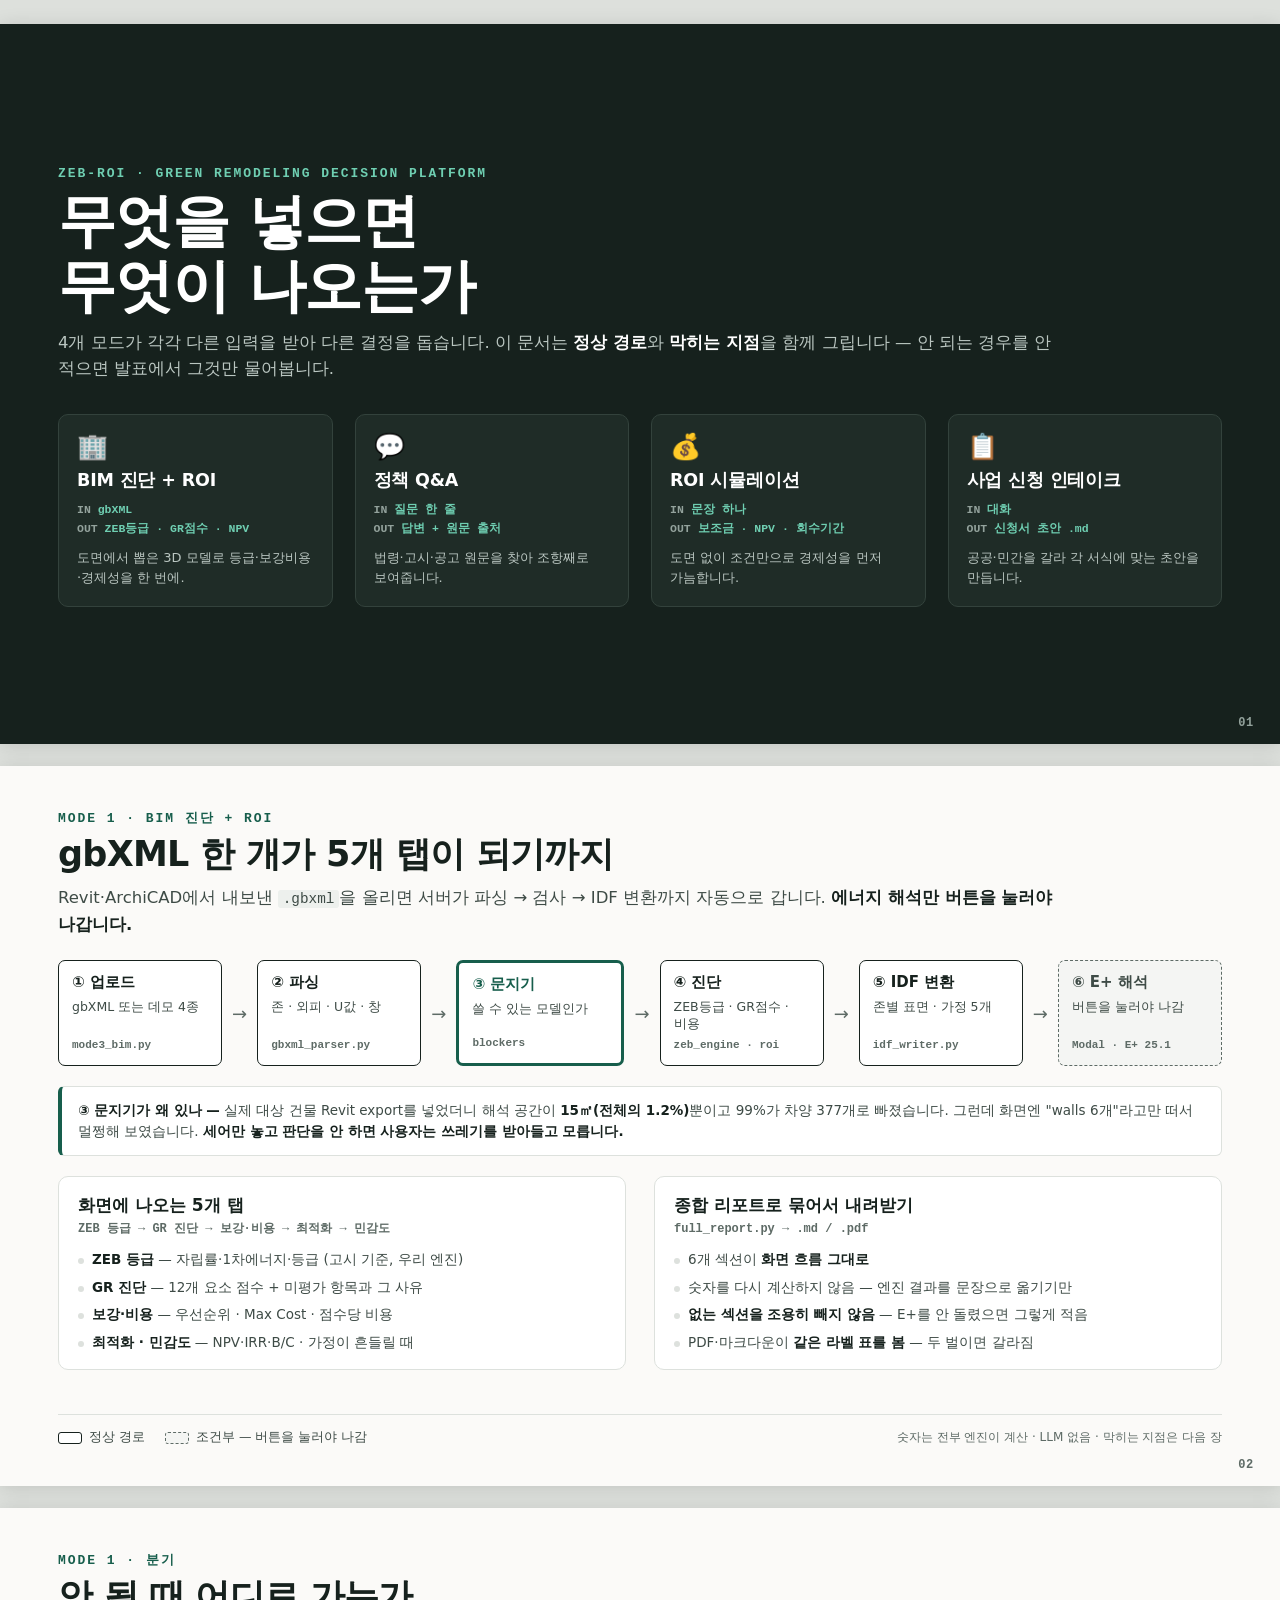
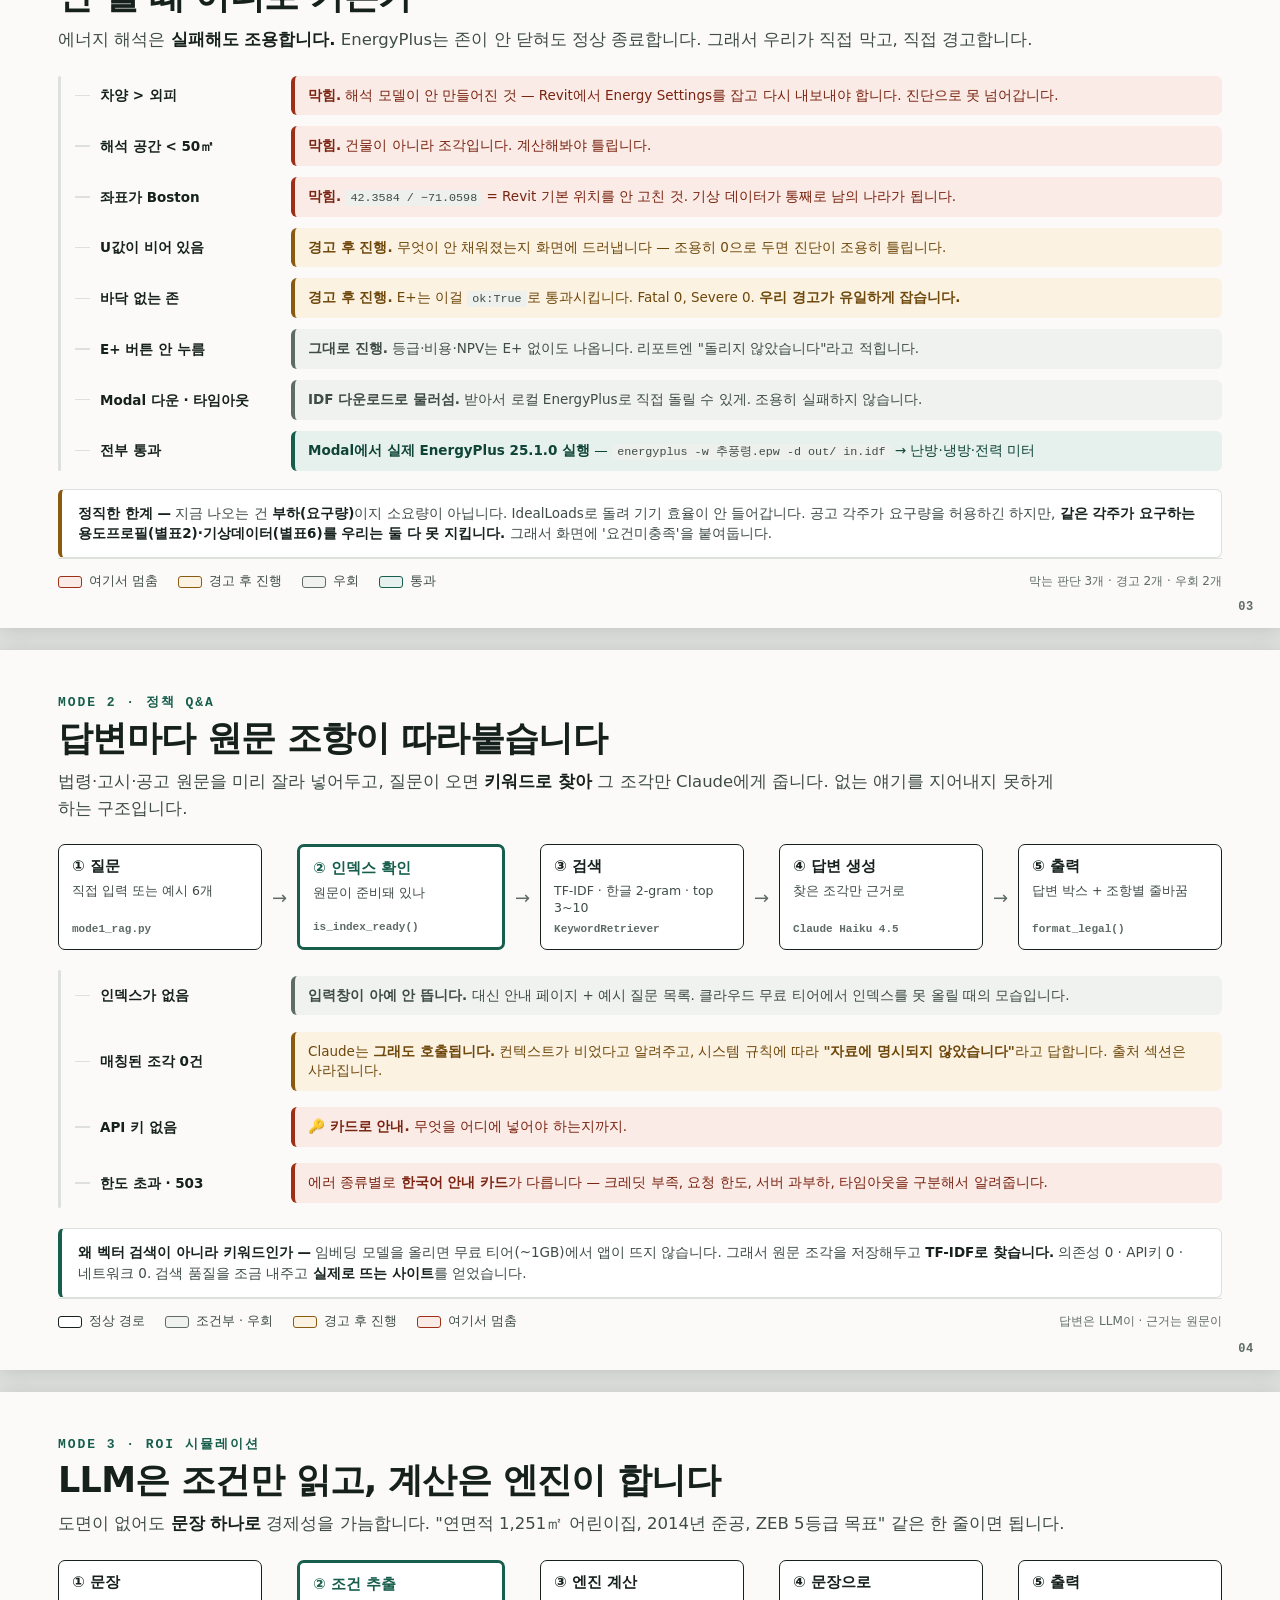
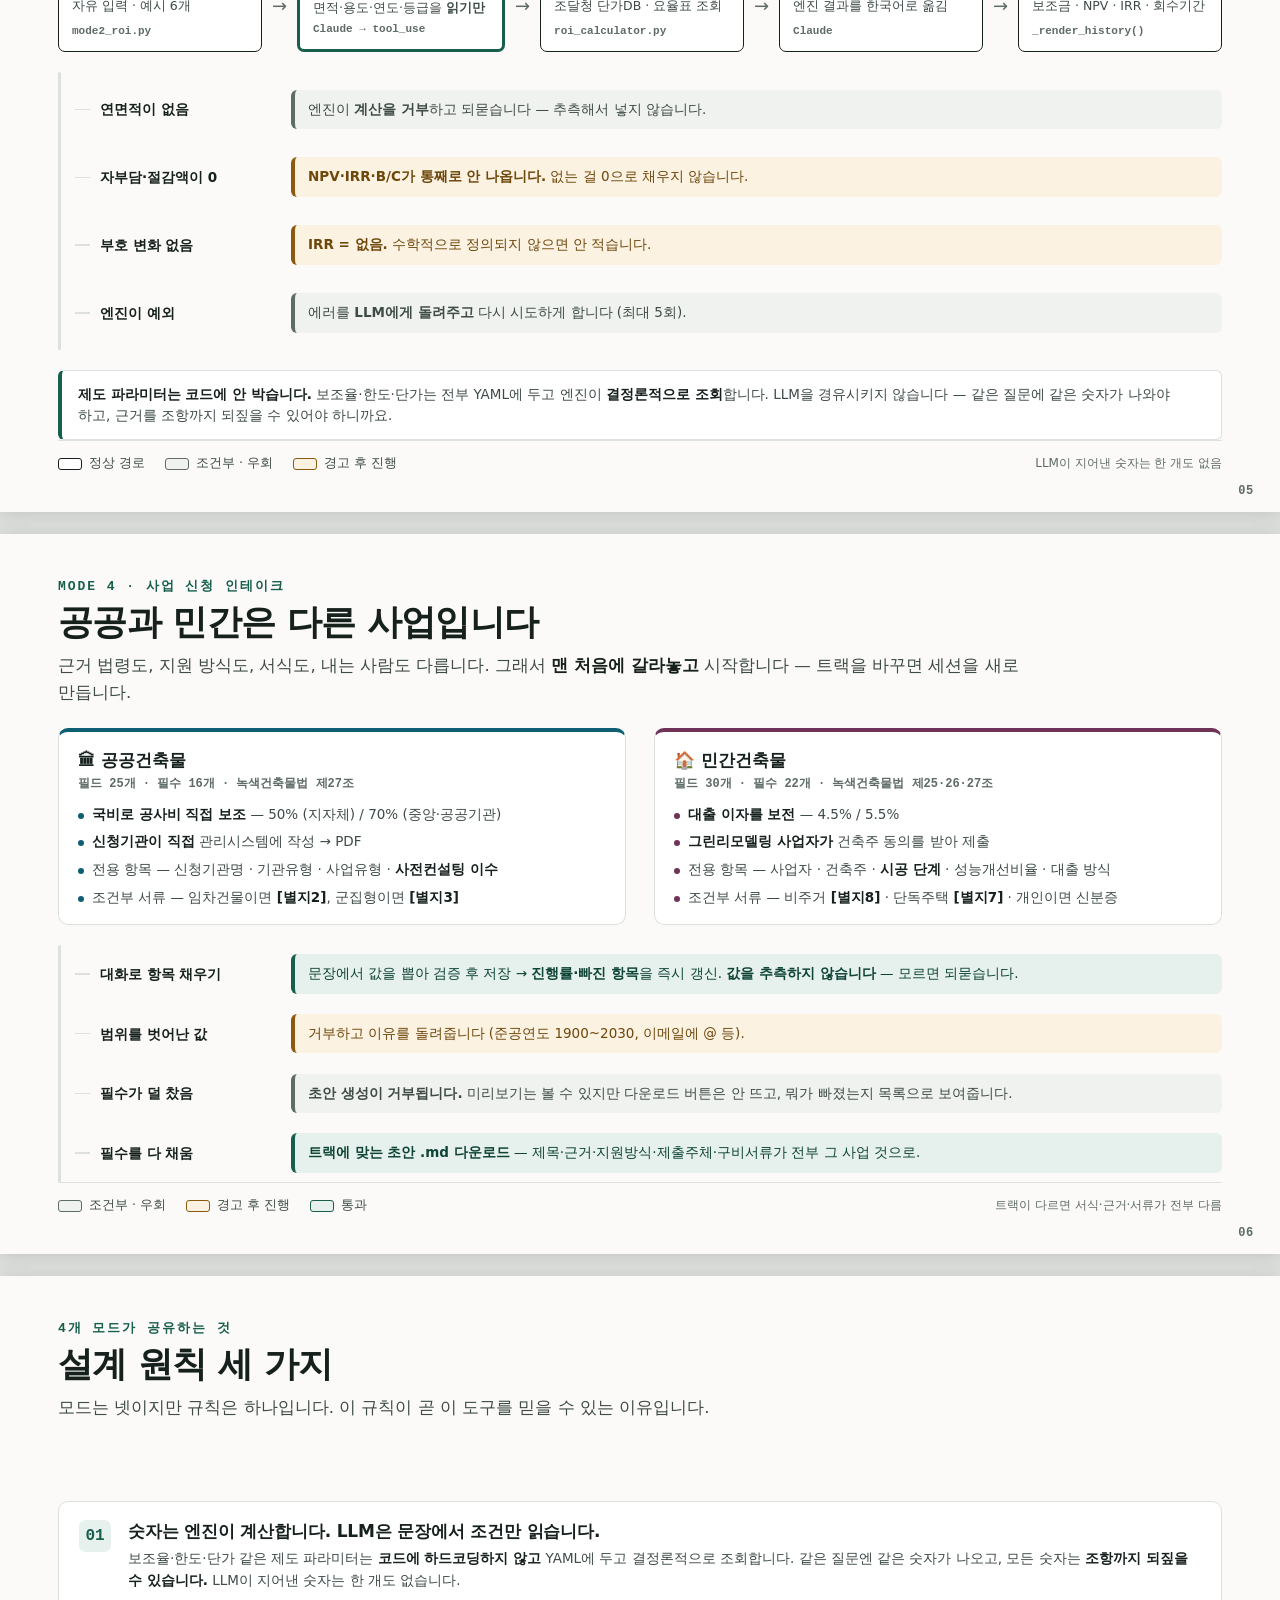
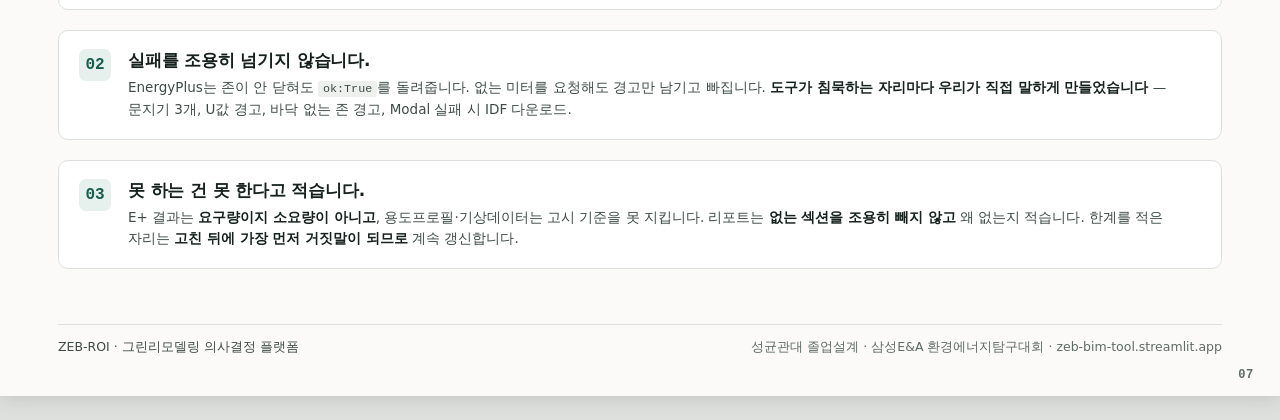
<file: presentation_design/워크플로우_4모드.html>
<!DOCTYPE html>
<html lang="ko">
<head>
<meta charset="utf-8">
<title>ZEB-ROI · 4개 모드 워크플로우</title>
<style>
/*
  투사용 덱. 단일 테마로 확정한다 — 발표장 스크린은 뷰어 테마를 따라가지 않는다.
  색이 곧 범례다: 실선=정상, 점선=우회, 호박=경고 후 진행, 적색=멈춤, 초록=통과.
  회색조는 accent(초록) 쪽으로 기울여 놓았다.
*/
:root{
  --paper:#FBFAF8; --panel:#FFFFFF; --ink:#16211D; --ink-2:#3E4B46;
  /* 투사 대비 — 이전 #8A9490은 3.0:1로 뒷자리에서 회색 얼룩이 됐다. 4.6:1로 올린다. */
  --ink-3:#5E6B66;
  --line:#DDE1DD; --accent:#175E4C; --accent-soft:#E6F0EC;
  --stop:#9E2F17; --stop-soft:#FAEBE6; --warn:#8A5A11; --warn-soft:#FBF2E2;
  --pub:#0E5F73; --pri:#6E3357;
  --f-body:"Pretendard Variable","Pretendard","Malgun Gothic","맑은 고딕",system-ui,sans-serif;
  --f-mono:"Cascadia Code","Consolas","D2Coding",ui-monospace,monospace;
}
*{box-sizing:border-box;margin:0;padding:0}
/*
  한글은 기본이 '아무 글자에서나 끊기'다 — 브라우저가 CJK를 그렇게 다룬다.
  그대로 두면 "고/친", "3/개", "멀쩡/해"처럼 낱말이 반으로 갈린다.
  keep-all이 어절(띄어쓰기) 단위로 끊게 만든다. 이게 한글 조판의 기본값이어야 한다.
*/
body{background:#DDE0DC;font-family:var(--f-body);color:var(--ink);
  -webkit-font-smoothing:antialiased;padding:24px 0;
  word-break:keep-all;overflow-wrap:break-word}
.deck{display:flex;flex-direction:column;align-items:center;gap:22px}

.slide{width:1280px;height:720px;background:var(--paper);position:relative;
  padding:46px 58px 40px;overflow:hidden;display:flex;flex-direction:column;
  box-shadow:0 2px 18px rgba(0,0,0,.13)}
.slide::after{content:attr(data-n);position:absolute;right:26px;bottom:15px;
  font:700 12px/1 var(--f-mono);color:var(--ink-3);letter-spacing:.06em}

/* ── type ── */
.eyebrow{font:700 13px/1 var(--f-mono);letter-spacing:.15em;color:var(--accent);
  text-transform:uppercase;margin-bottom:9px}
h1{font-size:46px;font-weight:800;letter-spacing:-.02em;line-height:1.12;text-wrap:balance}
h2{font-size:35px;font-weight:800;letter-spacing:-.02em;line-height:1.15;text-wrap:balance}
/* ch 단위를 쓰면 한글에서 절반 폭으로 끊긴다("…막히 / 는 지점"). px로 고정한다. */
.sub{font-size:16.5px;color:var(--ink-2);line-height:1.6;margin-top:11px;max-width:1010px}
.sub b{color:var(--ink);font-weight:700}
code,.m{font-family:var(--f-mono);font-size:.87em;background:#EDF0ED;
  padding:1px 5px;border-radius:3px;color:var(--ink-2)}

/* ── flow chain ── */
.chain{display:flex;align-items:stretch;flex-wrap:nowrap}
.box{background:var(--panel);border:1.5px solid var(--ink);border-radius:7px;
  padding:12px 13px;flex:1;min-width:0;display:flex;flex-direction:column;gap:5px}
.box .t{font-size:15px;font-weight:700;line-height:1.3}
.box .d{font-size:12.5px;color:var(--ink-2);line-height:1.42;flex:1}
.box .f{font:600 11px/1.4 var(--f-mono);color:var(--ink-3);word-break:break-all}
/* 강조는 테두리로만. 초록 '채움'은 이 덱에서 오직 '통과'를 뜻한다. */
.box.hi{border-width:3px;border-color:var(--accent)}
.box.hi .t{color:var(--accent)}
.box.alt{border-style:dashed;border-color:var(--ink-3);background:#F4F5F3}
.box.alt .t{color:var(--ink-2)}
.arw{display:flex;align-items:center;justify-content:center;padding:0 10px;
  font-size:18px;color:var(--ink-3);flex:0 0 auto}

/* ── branch rail ── */
.branch{display:flex;gap:14px}
.rail{flex:0 0 3px;background:var(--line);border-radius:2px}
.branch-body{flex:1;display:flex;flex-direction:column;gap:11px}
.cond{display:flex;align-items:stretch;gap:12px}
.cond .lbl{flex:0 0 204px;font-size:13.5px;font-weight:700;color:var(--ink);
  display:flex;align-items:center;line-height:1.35}
.cond .lbl::before{content:"";width:15px;height:1.5px;background:var(--line);
  margin-right:10px;flex:0 0 15px}
.cond .out{flex:1;border-radius:6px;padding:10px 13px;font-size:13.5px;line-height:1.45;
  display:flex;align-items:center}
.out.stop{background:var(--stop-soft);border-left:4px solid var(--stop);color:#7A2411}
.out.alt{background:#F0F2EF;border-left:4px solid var(--ink-3);color:var(--ink-2)}
.out.ok{background:var(--accent-soft);border-left:4px solid var(--accent);color:#0E4436}
.out.warn{background:var(--warn-soft);border-left:4px solid var(--warn);color:#6E470B}
.out b{font-weight:800}

/* ── note ── */
.note{background:var(--panel);border:1px solid var(--line);
  border-left:4px solid var(--accent);border-radius:6px;padding:13px 16px;
  font-size:13.5px;color:var(--ink-2);line-height:1.55}
.note.w{border-left-color:var(--warn)}
.note b{color:var(--ink);font-weight:800}

/* ── legend ──
   규칙: **그 장에 실제로 쓰인 색만 싣는다.** 모든 장을 똑같이 맞추면 통일돼 보이지만,
   안 쓰인 색의 칩이 곧 거짓말이 된다(2장엔 '멈춤'이 하나도 없다). 범례는 장식이 아니라
   그 장을 읽는 열쇠다. 흐름도가 없는 장(7장)엔 범례를 두지 않는다. */
.legend{display:flex;gap:20px;margin-top:auto;padding-top:14px;
  border-top:1px solid var(--line);font-size:12.5px;color:var(--ink-2);
  align-items:center;flex-wrap:wrap}
.legend i{display:inline-block;width:24px;height:12px;border-radius:3px;
  margin-right:7px;vertical-align:-1px;border:1.5px solid var(--ink);background:var(--panel)}
/* 점선 칩은 '점선 박스'(2장 ⑥)에만 쓴다. 분기 막대는 실선 회색이므로 칩도 실선이어야
   한다 — 칩 모양이 실물과 다르면 범례가 아니라 수수께끼가 된다. */
.legend i.alt{border-color:var(--ink-3);border-style:dashed;background:#F4F5F3}
.legend i.byp{border-color:var(--ink-3);background:#F0F2EF}
.legend i.warn{border-color:var(--warn);background:var(--warn-soft)}
.legend i.stop{border-color:var(--stop);background:var(--stop-soft)}
.legend i.ok{border-color:var(--accent);background:var(--accent-soft)}
.legend span{display:flex;align-items:center}
.legend .end{margin-left:auto;color:var(--ink-3);font-size:12px}
/* 흐름도가 없는 마무리 장 — 범례 없이 출처만 */
.footer{margin-top:auto;padding-top:14px;border-top:1px solid var(--line);
  display:flex;font-size:12.5px;color:var(--ink-2)}
.footer .end{margin-left:auto;color:var(--ink-3)}

/* ── cover cards ── */
.grid4{display:grid;grid-template-columns:repeat(4,1fr);gap:22px;margin-top:32px}
.card{background:var(--panel);border:1px solid var(--line);border-radius:10px;
  padding:19px 18px;display:flex;flex-direction:column;gap:9px}
.card .ic{font-size:25px;line-height:1}
.card .n{font-size:17.5px;font-weight:800;letter-spacing:-.01em}
.card .io{font:600 11.5px/1.65 var(--f-mono);color:var(--ink-3)}
.card .io b{color:var(--accent);font-weight:700}
.card p{font-size:13px;color:var(--ink-2);line-height:1.5}

/* ── two columns ── */
.two{display:grid;grid-template-columns:1fr 1fr;gap:28px}
.col{background:var(--panel);border:1px solid var(--line);border-radius:10px;padding:17px 19px}
.col.pub{border-top:4px solid var(--pub)}
.col.pri{border-top:4px solid var(--pri)}
.col h3{font-size:17px;font-weight:800;margin-bottom:4px}
.col .meta{font:600 12px/1.4 var(--f-mono);color:var(--ink-3);margin-bottom:12px}
.col ul{list-style:none;display:flex;flex-direction:column;gap:8px}
.col li{font-size:13.5px;color:var(--ink-2);line-height:1.45;padding-left:14px;position:relative}
.col li::before{content:"";position:absolute;left:0;top:8px;width:6px;height:6px;
  border-radius:50%;background:var(--line)}
.col li b{color:var(--ink);font-weight:700}
.col.pub li::before{background:var(--pub)}
.col.pri li::before{background:var(--pri)}

/* ── principles ── */
/* space-between으로 채우려다 카드 사이가 90px씩 벌어져 세 원칙이 따로 놀았다.
   묶어놓고 위아래 여백을 고르게 주는 편이 낫다 — 여백을 없애는 게 목적이 아니다. */
.prin{display:flex;flex-direction:column;gap:20px;margin-top:24px;
  flex:1;justify-content:center}
.prin .p{background:var(--panel);border:1px solid var(--line);border-radius:10px;
  padding:18px 20px;display:flex;gap:17px;align-items:flex-start}
.prin .num{font:800 16px/1 var(--f-mono);color:var(--accent);flex:0 0 auto;
  background:var(--accent-soft);width:32px;height:32px;border-radius:7px;
  display:flex;align-items:center;justify-content:center}
.prin .tx h4{font-size:17px;font-weight:800;margin-bottom:5px;letter-spacing:-.01em}
.prin .tx p{font-size:13.5px;color:var(--ink-2);line-height:1.6}
.prin .tx p b{color:var(--ink);font-weight:700}

/* ── cover ── */
.cover{justify-content:center;background:var(--ink);color:var(--paper)}
.cover h1{font-size:58px;color:#fff}
.cover .sub{color:#BAC6C1}
.cover .sub b{color:#fff}
.cover .eyebrow{color:#6FCFB2}
.cover .card{background:#1F2C27;border-color:#33423C}
.cover .card .n{color:#fff}
.cover .card p{color:#BAC6C1}
.cover .card .io{color:#93A29C}
.cover .card .io b{color:#6FCFB2}
.cover::after{color:#93A29C}

.stack{display:flex;flex-direction:column;gap:20px;margin-top:22px;flex:1}
.stack .branch{flex:1}
.stack .branch-body{justify-content:space-evenly}

@media print{
  body{background:#fff;padding:0}
  .deck{gap:0}
  .slide{box-shadow:none;page-break-after:always;break-after:page}
}
@page{size:1280px 720px;margin:0}
</style>
</head>
<body>
<div class="deck">

<!-- 1 ───────────────────────────────────────────── -->
<section class="slide cover" data-n="01">
  <div class="eyebrow">ZEB-ROI · Green Remodeling Decision Platform</div>
  <h1>무엇을 넣으면<br>무엇이 나오는가</h1>
  <p class="sub">4개 모드가 각각 다른 입력을 받아 다른 결정을 돕습니다. 이 문서는
     <b>정상 경로</b>와 <b>막히는 지점</b>을 함께 그립니다 — 안 되는 경우를 안 적으면
     발표에서 그것만 물어봅니다.</p>
  <div class="grid4">
    <div class="card">
      <div class="ic">🏢</div><div class="n">BIM 진단 + ROI</div>
      <div class="io">IN <b>gbXML</b><br>OUT <b>ZEB등급 · GR점수 · NPV</b></div>
      <p>도면에서 뽑은 3D 모델로 등급·보강비용·경제성을 한 번에.</p>
    </div>
    <div class="card">
      <div class="ic">💬</div><div class="n">정책 Q&amp;A</div>
      <div class="io">IN <b>질문 한 줄</b><br>OUT <b>답변 + 원문 출처</b></div>
      <p>법령·고시·공고 원문을 찾아 조항째로 보여줍니다.</p>
    </div>
    <div class="card">
      <div class="ic">💰</div><div class="n">ROI 시뮬레이션</div>
      <div class="io">IN <b>문장 하나</b><br>OUT <b>보조금 · NPV · 회수기간</b></div>
      <p>도면 없이 조건만으로 경제성을 먼저 가늠합니다.</p>
    </div>
    <div class="card">
      <div class="ic">📋</div><div class="n">사업 신청 인테이크</div>
      <div class="io">IN <b>대화</b><br>OUT <b>신청서 초안 .md</b></div>
      <p>공공·민간을 갈라 각 서식에 맞는 초안을 만듭니다.</p>
    </div>
  </div>
</section>

<!-- 2 ───────────────────────────────────────────── -->
<section class="slide" data-n="02">
  <div class="eyebrow">Mode 1 · BIM 진단 + ROI</div>
  <h2>gbXML 한 개가 5개 탭이 되기까지</h2>
  <p class="sub">Revit·ArchiCAD에서 내보낸 <code>.gbxml</code>을 올리면 서버가 파싱 → 검사 →
     IDF 변환까지 자동으로 갑니다. <b>에너지 해석만 버튼을 눌러야 나갑니다.</b></p>

  <div class="stack">
    <div class="chain">
      <div class="box"><div class="t">① 업로드</div>
        <div class="d">gbXML 또는 데모 4종</div><div class="f">mode3_bim.py</div></div>
      <div class="arw">→</div>
      <div class="box"><div class="t">② 파싱</div>
        <div class="d">존 · 외피 · U값 · 창</div><div class="f">gbxml_parser.py</div></div>
      <div class="arw">→</div>
      <div class="box hi"><div class="t">③ 문지기</div>
        <div class="d">쓸 수 있는 모델인가</div><div class="f">blockers</div></div>
      <div class="arw">→</div>
      <div class="box"><div class="t">④ 진단</div>
        <div class="d">ZEB등급 · GR점수 · 비용</div><div class="f">zeb_engine · roi</div></div>
      <div class="arw">→</div>
      <div class="box"><div class="t">⑤ IDF 변환</div>
        <div class="d">존별 표면 · 가정 5개</div><div class="f">idf_writer.py</div></div>
      <div class="arw">→</div>
      <div class="box alt"><div class="t">⑥ E+ 해석</div>
        <div class="d">버튼을 눌러야 나감</div><div class="f">Modal · E+ 25.1</div></div>
    </div>

    <div class="note">
      <b>③ 문지기가 왜 있나 —</b> 실제 대상 건물 Revit export를 넣었더니 해석 공간이
      <b>15㎡(전체의 1.2%)</b>뿐이고 99%가 차양 377개로 빠졌습니다. 그런데 화면엔 "walls 6개"라고만
      떠서 멀쩡해 보였습니다. <b>세어만 놓고 판단을 안 하면 사용자는 쓰레기를 받아들고 모릅니다.</b>
    </div>

    <div class="two">
      <div class="col">
        <h3>화면에 나오는 5개 탭</h3>
        <div class="meta">ZEB 등급 → GR 진단 → 보강·비용 → 최적화 → 민감도</div>
        <ul>
          <li><b>ZEB 등급</b> — 자립률·1차에너지·등급 (고시 기준, 우리 엔진)</li>
          <li><b>GR 진단</b> — 12개 요소 점수 + 미평가 항목과 그 사유</li>
          <li><b>보강·비용</b> — 우선순위 · Max Cost · 점수당 비용</li>
          <li><b>최적화 · 민감도</b> — NPV·IRR·B/C · 가정이 흔들릴 때</li>
        </ul>
      </div>
      <div class="col">
        <h3>종합 리포트로 묶어서 내려받기</h3>
        <div class="meta">full_report.py → .md / .pdf</div>
        <ul>
          <li>6개 섹션이 <b>화면 흐름 그대로</b></li>
          <li>숫자를 다시 계산하지 않음 — 엔진 결과를 문장으로 옮기기만</li>
          <li><b>없는 섹션을 조용히 빼지 않음</b> — E+를 안 돌렸으면 그렇게 적음</li>
          <li>PDF·마크다운이 <b>같은 라벨 표를 봄</b> — 두 벌이면 갈라짐</li>
        </ul>
      </div>
    </div>
  </div>

  <div class="legend">
    <span><i></i>정상 경로</span>
    <span><i class="alt"></i>조건부 — 버튼을 눌러야 나감</span>
    <span class="end">숫자는 전부 엔진이 계산 · LLM 없음 · 막히는 지점은 다음 장</span>
  </div>
</section>

<!-- 3 ───────────────────────────────────────────── -->
<section class="slide" data-n="03">
  <div class="eyebrow">Mode 1 · 분기</div>
  <h2>안 될 때 어디로 가는가</h2>
  <p class="sub">에너지 해석은 <b>실패해도 조용합니다.</b> EnergyPlus는 존이 안 닫혀도 정상
     종료합니다. 그래서 우리가 직접 막고, 직접 경고합니다.</p>

  <div class="branch" style="margin-top:22px">
    <div class="rail"></div>
    <div class="branch-body">
      <div class="cond"><div class="lbl">차양 &gt; 외피</div>
        <div class="out stop"><span><b>막힘.</b> 해석 모델이 안 만들어진 것 — Revit에서 Energy
          Settings를 잡고 다시 내보내야 합니다. 진단으로 못 넘어갑니다.</span></div></div>
      <div class="cond"><div class="lbl">해석 공간 &lt; 50㎡</div>
        <div class="out stop"><span><b>막힘.</b> 건물이 아니라 조각입니다. 계산해봐야 틀립니다.</span></div></div>
      <div class="cond"><div class="lbl">좌표가 Boston</div>
        <div class="out stop"><span><b>막힘.</b> <code>42.3584 / −71.0598</code> = Revit 기본 위치를
          안 고친 것. 기상 데이터가 통째로 남의 나라가 됩니다.</span></div></div>
      <div class="cond"><div class="lbl">U값이 비어 있음</div>
        <div class="out warn"><span><b>경고 후 진행.</b> 무엇이 안 채워졌는지 화면에 드러냅니다 —
          조용히 0으로 두면 진단이 조용히 틀립니다.</span></div></div>
      <div class="cond"><div class="lbl">바닥 없는 존</div>
        <div class="out warn"><span><b>경고 후 진행.</b> E+는 이걸 <code>ok:True</code>로 통과시킵니다.
          Fatal 0, Severe 0. <b>우리 경고가 유일하게 잡습니다.</b></span></div></div>
      <div class="cond"><div class="lbl">E+ 버튼 안 누름</div>
        <div class="out alt"><span><b>그대로 진행.</b> 등급·비용·NPV는 E+ 없이도 나옵니다.
          리포트엔 "돌리지 않았습니다"라고 적힙니다.</span></div></div>
      <div class="cond"><div class="lbl">Modal 다운 · 타임아웃</div>
        <div class="out alt"><span><b>IDF 다운로드로 물러섬.</b> 받아서 로컬 EnergyPlus로 직접 돌릴 수
          있게. 조용히 실패하지 않습니다.</span></div></div>
      <div class="cond"><div class="lbl">전부 통과</div>
        <div class="out ok"><span><b>Modal에서 실제 EnergyPlus 25.1.0 실행</b> —
          <code>energyplus -w 추풍령.epw -d out/ in.idf</code> → 난방·냉방·전력 미터</span></div></div>
    </div>
  </div>

  <div class="note w" style="margin-top:18px">
    <b>정직한 한계 —</b> 지금 나오는 건 <b>부하(요구량)</b>이지 소요량이 아닙니다. IdealLoads로
    돌려 기기 효율이 안 들어갑니다. 공고 각주가 요구량을 허용하긴 하지만, <b>같은 각주가 요구하는
    용도프로필(별표2)·기상데이터(별표6)를 우리는 둘 다 못 지킵니다.</b> 그래서 화면에 '요건미충족'을 붙여둡니다.
  </div>

  <div class="legend">
    <span><i class="stop"></i>여기서 멈춤</span>
    <span><i class="warn"></i>경고 후 진행</span>
    <span><i class="byp"></i>우회</span>
    <span><i class="ok"></i>통과</span>
    <span class="end">막는 판단 3개 · 경고 2개 · 우회 2개</span>
  </div>
</section>

<!-- 4 ───────────────────────────────────────────── -->
<section class="slide" data-n="04">
  <div class="eyebrow">Mode 2 · 정책 Q&amp;A</div>
  <h2>답변마다 원문 조항이 따라붙습니다</h2>
  <p class="sub">법령·고시·공고 원문을 미리 잘라 넣어두고, 질문이 오면 <b>키워드로 찾아</b> 그 조각만
     Claude에게 줍니다. 없는 얘기를 지어내지 못하게 하는 구조입니다.</p>

  <div class="stack">
    <div class="chain">
      <div class="box"><div class="t">① 질문</div>
        <div class="d">직접 입력 또는 예시 6개</div><div class="f">mode1_rag.py</div></div>
      <div class="arw">→</div>
      <div class="box hi"><div class="t">② 인덱스 확인</div>
        <div class="d">원문이 준비돼 있나</div><div class="f">is_index_ready()</div></div>
      <div class="arw">→</div>
      <div class="box"><div class="t">③ 검색</div>
        <div class="d">TF-IDF · 한글 2-gram · top 3~10</div><div class="f">KeywordRetriever</div></div>
      <div class="arw">→</div>
      <div class="box"><div class="t">④ 답변 생성</div>
        <div class="d">찾은 조각만 근거로</div><div class="f">Claude Haiku 4.5</div></div>
      <div class="arw">→</div>
      <div class="box"><div class="t">⑤ 출력</div>
        <div class="d">답변 박스 + 조항별 줄바꿈</div><div class="f">format_legal()</div></div>
    </div>

    <div class="branch">
      <div class="rail"></div>
      <div class="branch-body">
        <div class="cond"><div class="lbl">인덱스가 없음</div>
          <div class="out alt"><span><b>입력창이 아예 안 뜹니다.</b> 대신 안내 페이지 + 예시 질문 목록.
            클라우드 무료 티어에서 인덱스를 못 올릴 때의 모습입니다.</span></div></div>
        <div class="cond"><div class="lbl">매칭된 조각 0건</div>
          <div class="out warn"><span>Claude는 <b>그래도 호출됩니다.</b> 컨텍스트가 비었다고 알려주고,
            시스템 규칙에 따라 <b>"자료에 명시되지 않았습니다"</b>라고 답합니다. 출처 섹션은 사라집니다.</span></div></div>
        <div class="cond"><div class="lbl">API 키 없음</div>
          <div class="out stop"><span><b>🔑 카드로 안내.</b> 무엇을 어디에 넣어야 하는지까지.</span></div></div>
        <div class="cond"><div class="lbl">한도 초과 · 503</div>
          <div class="out stop"><span>에러 종류별로 <b>한국어 안내 카드</b>가 다릅니다 — 크레딧 부족,
            요청 한도, 서버 과부하, 타임아웃을 구분해서 알려줍니다.</span></div></div>
      </div>
    </div>

    <div class="note">
      <b>왜 벡터 검색이 아니라 키워드인가 —</b> 임베딩 모델을 올리면 무료 티어(~1GB)에서 앱이 뜨지
      않습니다. 그래서 원문 조각을 저장해두고 <b>TF-IDF로 찾습니다.</b> 의존성 0 · API키 0 · 네트워크 0.
      검색 품질을 조금 내주고 <b>실제로 뜨는 사이트</b>를 얻었습니다.
    </div>
  </div>

  <div class="legend">
    <span><i></i>정상 경로</span>
    <span><i class="byp"></i>조건부 · 우회</span>
    <span><i class="warn"></i>경고 후 진행</span>
    <span><i class="stop"></i>여기서 멈춤</span>
    <span class="end">답변은 LLM이 · 근거는 원문이</span>
  </div>
</section>

<!-- 5 ───────────────────────────────────────────── -->
<section class="slide" data-n="05">
  <div class="eyebrow">Mode 3 · ROI 시뮬레이션</div>
  <h2>LLM은 조건만 읽고, 계산은 엔진이 합니다</h2>
  <p class="sub">도면이 없어도 <b>문장 하나로</b> 경제성을 가늠합니다. "연면적 1,251㎡ 어린이집,
     2014년 준공, ZEB 5등급 목표" 같은 한 줄이면 됩니다.</p>

  <div class="stack">
    <div class="chain">
      <div class="box"><div class="t">① 문장</div>
        <div class="d">자유 입력 · 예시 6개</div><div class="f">mode2_roi.py</div></div>
      <div class="arw">→</div>
      <div class="box hi"><div class="t">② 조건 추출</div>
        <div class="d">면적·용도·연도·등급을 <b>읽기만</b></div><div class="f">Claude → tool_use</div></div>
      <div class="arw">→</div>
      <div class="box"><div class="t">③ 엔진 계산</div>
        <div class="d">조달청 단가DB · 요율표 조회</div><div class="f">roi_calculator.py</div></div>
      <div class="arw">→</div>
      <div class="box"><div class="t">④ 문장으로</div>
        <div class="d">엔진 결과를 한국어로 옮김</div><div class="f">Claude</div></div>
      <div class="arw">→</div>
      <div class="box"><div class="t">⑤ 출력</div>
        <div class="d">보조금 · NPV · IRR · 회수기간</div><div class="f">_render_history()</div></div>
    </div>

    <div class="branch">
      <div class="rail"></div>
      <div class="branch-body">
        <div class="cond"><div class="lbl">연면적이 없음</div>
          <div class="out alt"><span>엔진이 <b>계산을 거부</b>하고 되묻습니다 — 추측해서 넣지 않습니다.</span></div></div>
        <div class="cond"><div class="lbl">자부담·절감액이 0</div>
          <div class="out warn"><span><b>NPV·IRR·B/C가 통째로 안 나옵니다.</b> 없는 걸 0으로 채우지 않습니다.</span></div></div>
        <div class="cond"><div class="lbl">부호 변화 없음</div>
          <div class="out warn"><span><b>IRR = 없음.</b> 수학적으로 정의되지 않으면 안 적습니다.</span></div></div>
        <div class="cond"><div class="lbl">엔진이 예외</div>
          <div class="out alt"><span>에러를 <b>LLM에게 돌려주고</b> 다시 시도하게 합니다 (최대 5회).</span></div></div>
      </div>
    </div>

    <div class="note">
      <b>제도 파라미터는 코드에 안 박습니다.</b> 보조율·한도·단가는 전부 YAML에 두고 엔진이
      <b>결정론적으로 조회</b>합니다. LLM을 경유시키지 않습니다 — 같은 질문에 같은 숫자가 나와야 하고,
      근거를 조항까지 되짚을 수 있어야 하니까요.
    </div>
  </div>

  <div class="legend">
    <span><i></i>정상 경로</span>
    <span><i class="byp"></i>조건부 · 우회</span>
    <span><i class="warn"></i>경고 후 진행</span>
    <span class="end">LLM이 지어낸 숫자는 한 개도 없음</span>
  </div>
</section>

<!-- 6 ───────────────────────────────────────────── -->
<section class="slide" data-n="06">
  <div class="eyebrow">Mode 4 · 사업 신청 인테이크</div>
  <h2>공공과 민간은 다른 사업입니다</h2>
  <p class="sub">근거 법령도, 지원 방식도, 서식도, 내는 사람도 다릅니다. 그래서
     <b>맨 처음에 갈라놓고</b> 시작합니다 — 트랙을 바꾸면 세션을 새로 만듭니다.</p>

  <div class="stack">
    <div class="two">
      <div class="col pub">
        <h3>🏛 공공건축물</h3>
        <div class="meta">필드 25개 · 필수 16개 · 녹색건축물법 제27조</div>
        <ul>
          <li><b>국비로 공사비 직접 보조</b> — 50% (지자체) / 70% (중앙·공공기관)</li>
          <li><b>신청기관이 직접</b> 관리시스템에 작성 → PDF</li>
          <li>전용 항목 — 신청기관명 · 기관유형 · 사업유형 · <b>사전컨설팅 이수</b></li>
          <li>조건부 서류 — 임차건물이면 <b>[별지2]</b>, 군집형이면 <b>[별지3]</b></li>
        </ul>
      </div>
      <div class="col pri">
        <h3>🏠 민간건축물</h3>
        <div class="meta">필드 30개 · 필수 22개 · 녹색건축물법 제25·26·27조</div>
        <ul>
          <li><b>대출 이자를 보전</b> — 4.5% / 5.5%</li>
          <li><b>그린리모델링 사업자가</b> 건축주 동의를 받아 제출</li>
          <li>전용 항목 — 사업자 · 건축주 · <b>시공 단계</b> · 성능개선비율 · 대출 방식</li>
          <li>조건부 서류 — 비주거 <b>[별지8]</b> · 단독주택 <b>[별지7]</b> · 개인이면 신분증</li>
        </ul>
      </div>
    </div>

    <div class="branch">
      <div class="rail"></div>
      <div class="branch-body">
        <div class="cond"><div class="lbl">대화로 항목 채우기</div>
          <div class="out ok"><span>문장에서 값을 뽑아 검증 후 저장 → <b>진행률·빠진 항목</b>을 즉시 갱신.
            <b>값을 추측하지 않습니다</b> — 모르면 되묻습니다.</span></div></div>
        <div class="cond"><div class="lbl">범위를 벗어난 값</div>
          <div class="out warn"><span>거부하고 이유를 돌려줍니다 (준공연도 1900~2030, 이메일에 @ 등).</span></div></div>
        <div class="cond"><div class="lbl">필수가 덜 찼음</div>
          <div class="out alt"><span><b>초안 생성이 거부됩니다.</b> 미리보기는 볼 수 있지만 다운로드 버튼은
            안 뜨고, 뭐가 빠졌는지 목록으로 보여줍니다.</span></div></div>
        <div class="cond"><div class="lbl">필수를 다 채움</div>
          <div class="out ok"><span><b>트랙에 맞는 초안 .md 다운로드</b> — 제목·근거·지원방식·제출주체·구비서류가
            전부 그 사업 것으로.</span></div></div>
      </div>
    </div>
  </div>

  <div class="legend">
    <span><i class="byp"></i>조건부 · 우회</span>
    <span><i class="warn"></i>경고 후 진행</span>
    <span><i class="ok"></i>통과</span>
    <span class="end">트랙이 다르면 서식·근거·서류가 전부 다름</span>
  </div>
</section>

<!-- 7 ───────────────────────────────────────────── -->
<section class="slide" data-n="07">
  <div class="eyebrow">4개 모드가 공유하는 것</div>
  <h2>설계 원칙 세 가지</h2>
  <p class="sub">모드는 넷이지만 규칙은 하나입니다. 이 규칙이 곧 이 도구를 믿을 수 있는 이유입니다.</p>

  <div class="prin">
    <div class="p"><div class="num">01</div><div class="tx">
      <h4>숫자는 엔진이 계산합니다. LLM은 문장에서 조건만 읽습니다.</h4>
      <p>보조율·한도·단가 같은 제도 파라미터는 <b>코드에 하드코딩하지 않고</b> YAML에 두고 결정론적으로
        조회합니다. 같은 질문엔 같은 숫자가 나오고, 모든 숫자는 <b>조항까지 되짚을 수 있습니다.</b>
        LLM이 지어낸 숫자는 한 개도 없습니다.</p></div></div>
    <div class="p"><div class="num">02</div><div class="tx">
      <h4>실패를 조용히 넘기지 않습니다.</h4>
      <p>EnergyPlus는 존이 안 닫혀도 <code>ok:True</code>를 돌려줍니다. 없는 미터를 요청해도 경고만 남기고
        빠집니다. <b>도구가 침묵하는 자리마다 우리가 직접 말하게 만들었습니다</b> — 문지기 3개, U값 경고,
        바닥 없는 존 경고, Modal 실패 시 IDF 다운로드.</p></div></div>
    <div class="p"><div class="num">03</div><div class="tx">
      <h4>못 하는 건 못 한다고 적습니다.</h4>
      <p>E+ 결과는 <b>요구량이지 소요량이 아니고</b>, 용도프로필·기상데이터는 고시 기준을 못 지킵니다.
        리포트는 <b>없는 섹션을 조용히 빼지 않고</b> 왜 없는지 적습니다. 한계를 적은 자리는
        <b>고친 뒤에 가장 먼저 거짓말이 되므로</b> 계속 갱신합니다.</p></div></div>
  </div>

  <div class="footer">
    <span>ZEB-ROI · 그린리모델링 의사결정 플랫폼</span>
    <span class="end">성균관대 졸업설계 · 삼성E&amp;A 환경에너지탐구대회 · zeb-bim-tool.streamlit.app</span>
  </div>
</section>

</div>
</body>
</html>
</file>
